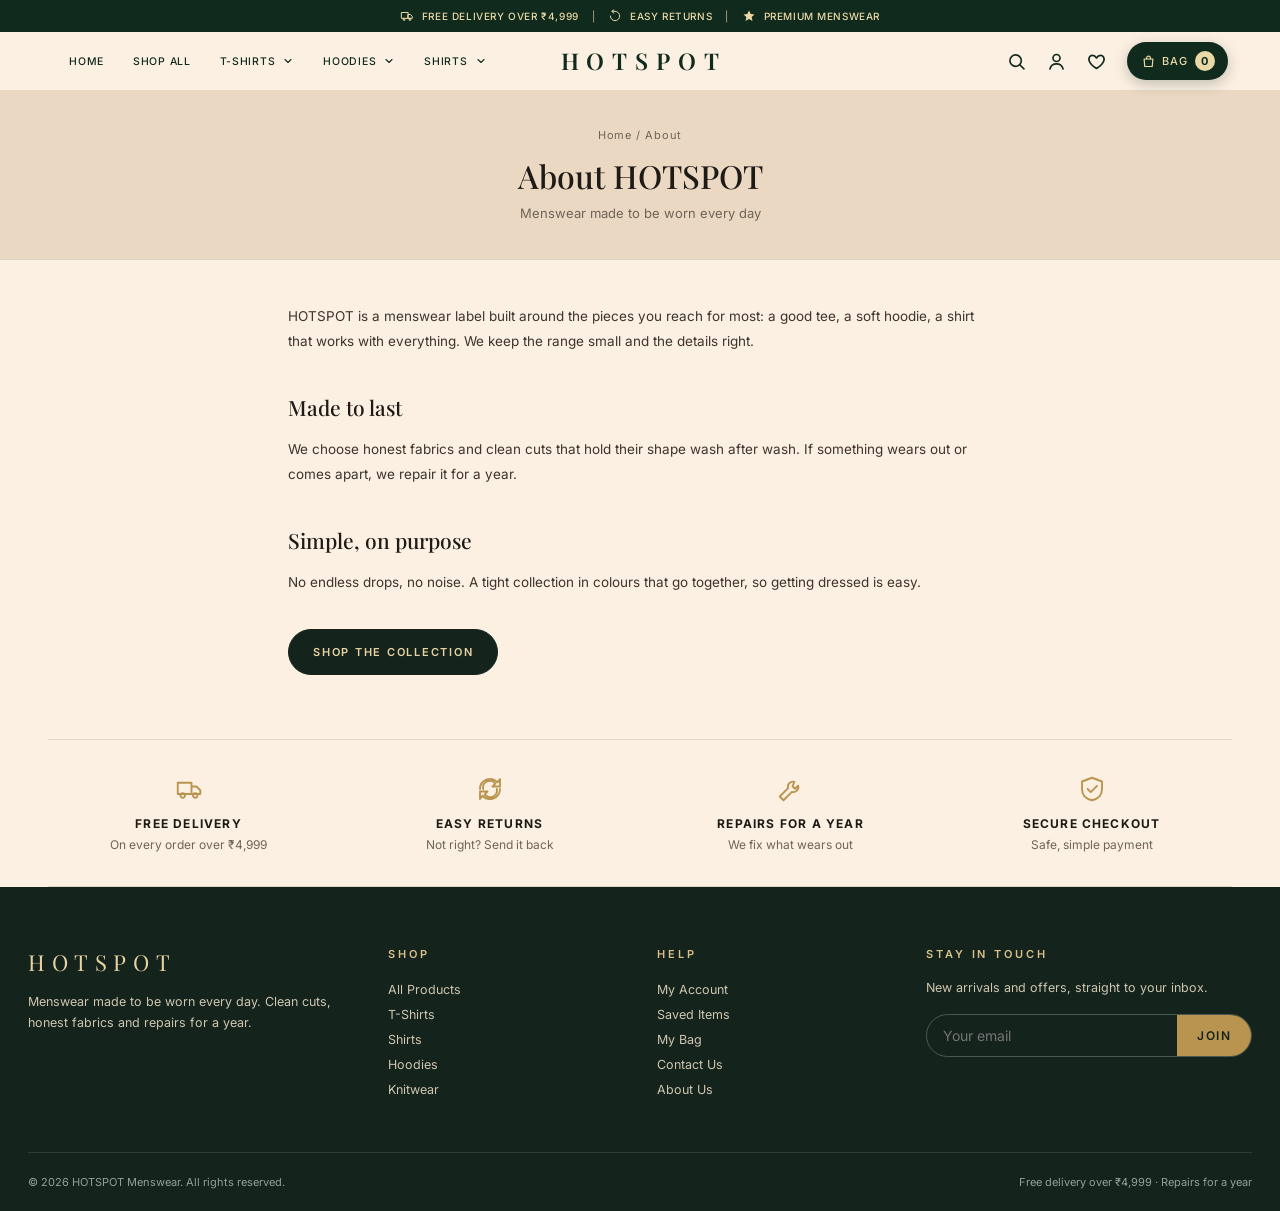
<file: about.html>
<!doctype html>
<html lang="en">
<head>
<meta charset="utf-8">
<meta name="viewport" content="width=device-width, initial-scale=1">
<title>About us — HOTSPOT</title>
<link rel="preconnect" href="https://fonts.googleapis.com">
<link href="https://fonts.googleapis.com/css2?family=Playfair+Display:wght@500;700&family=Inter:wght@400;500;600&display=swap" rel="stylesheet">
<link rel="stylesheet" href="style.css">
<link rel="stylesheet" href="pages.css">
</head>
<body>
<div id="site-header"></div>
<main>
<div class="page-head"><div class="crumbs"><a href="index.html">Home</a> / About</div><h1>About HOTSPOT</h1><p>Menswear made to be worn every day</p></div>
<div class="prose">
<p>HOTSPOT is a menswear label built around the pieces you reach for most: a good tee, a soft hoodie, a shirt that works with everything. We keep the range small and the details right.</p>
<h2 class="serif">Made to last</h2>
<p>We choose honest fabrics and clean cuts that hold their shape wash after wash. If something wears out or comes apart, we repair it for a year.</p>
<h2 class="serif">Simple, on purpose</h2>
<p>No endless drops, no noise. A tight collection in colours that go together, so getting dressed is easy.</p>
<p style="margin-top:34px"><a class="btn" href="shop.html">Shop the collection</a></p>
</div>
<section class="sec wrap"><div class="perks">
<div><svg viewBox="0 0 24 24"><path d="M3 7h11v9H3zM14 10h4l3 3v3h-7zM7 19a1.8 1.8 0 100-3.6A1.8 1.8 0 007 19zm10 0a1.8 1.8 0 100-3.6 1.8 1.8 0 000 3.6z"/></svg><b>Free delivery</b><span>On every order over ₹4,999</span></div>
<div><svg viewBox="0 0 24 24"><path d="M4 12a8 8 0 0114-5.3L20 4v6h-6l2.3-2.3A5.5 5.5 0 006.5 12M20 12a8 8 0 01-14 5.3L4 20v-6h6l-2.3 2.3A5.5 5.5 0 0017.5 12"/></svg><b>Easy returns</b><span>Not right? Send it back</span></div>
<div><svg viewBox="0 0 24 24"><path d="M14.7 6.3a4 4 0 00-5 5L3 18l3 3 6.7-6.7a4 4 0 005-5l-2.5 2.5-2-2z"/></svg><b>Repairs for a year</b><span>We fix what wears out</span></div>
<div><svg viewBox="0 0 24 24"><path d="M12 3l8 3v6c0 5-3.5 8-8 9-4.5-1-8-4-8-9V6z"/><path d="M8.5 12l2.5 2.5L16 9.5"/></svg><b>Secure checkout</b><span>Safe, simple payment</span></div>
</div></section>
</main>
<div id="site-footer"></div>
<script src="shared.js"></script>
<script>

</script>
</body>
</html>
</file>
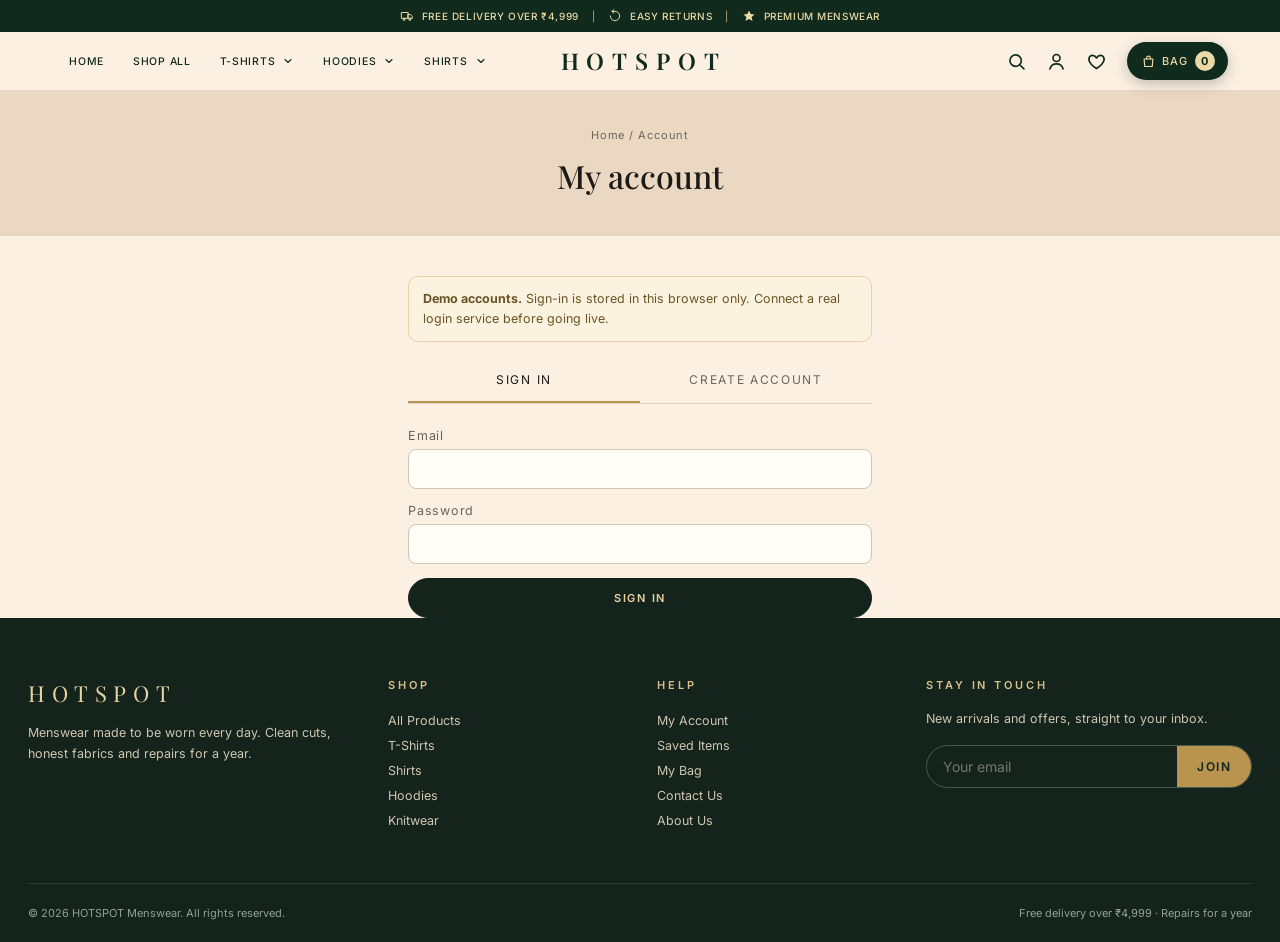
<file: account.html>
<!doctype html>
<html lang="en">
<head>
<meta charset="utf-8">
<meta name="viewport" content="width=device-width, initial-scale=1">
<title>My account — HOTSPOT</title>
<link rel="preconnect" href="https://fonts.googleapis.com">
<link href="https://fonts.googleapis.com/css2?family=Playfair+Display:wght@500;700&family=Inter:wght@400;500;600&display=swap" rel="stylesheet">
<link rel="stylesheet" href="style.css">
<link rel="stylesheet" href="pages.css">
</head>
<body>
<div id="site-header"></div>
<main>
<div class="page-head"><div class="crumbs"><a href="index.html">Home</a> / Account</div><h1>My account</h1></div>
<div id="accRoot"></div>
</main>
<div id="site-footer"></div>
<script src="shared.js"></script>
<script>

function draw(){
  const u=store.get('hs_user',null);
  if(!u){
    $('#accRoot').innerHTML=`<div class="narrow"><div class="demo"><b>Demo accounts.</b> Sign-in is stored in this browser only. Connect a real login service before going live.</div>
    <div class="tabs"><button class="on" data-t="in">Sign in</button><button data-t="up">Create account</button></div>
    <form class="stack" id="fIn"><label class="field">Email<input name="email" type="email" required autocomplete="email"></label><label class="field">Password<input name="pw" type="password" required autocomplete="current-password"></label><button class="btn block">Sign in</button></form>
    <form class="stack" id="fUp" style="display:none"><label class="field">Full name<input name="name" required autocomplete="name"></label><label class="field">Email<input name="email" type="email" required autocomplete="email"></label><label class="field">Password<input name="pw" type="password" required minlength="6" autocomplete="new-password"></label><button class="btn block">Create account</button></form></div>`;
    $$('.tabs button').forEach(b=>b.onclick=()=>{$$('.tabs button').forEach(x=>x.classList.toggle('on',x===b));$('#fIn').style.display=b.dataset.t==='in'?'':'none';$('#fUp').style.display=b.dataset.t==='up'?'':'none'});
    const ok=(email,name)=>{store.set('hs_user',{email,name:name||email.split('@')[0]});toast('Welcome!');draw()};
    $('#fIn').onsubmit=e=>{e.preventDefault();const f=e.target;if(!f.email.value.trim()||!f.pw.value){return}const old=store.get('hs_known',{})[f.email.value.trim().toLowerCase()];ok(f.email.value.trim(),old)};
    $('#fUp').onsubmit=e=>{e.preventDefault();const f=e.target;if(f.pw.value.length<6){toast('Password needs 6+ characters');return}const k=store.get('hs_known',{});k[f.email.value.trim().toLowerCase()]=f.name.value.trim();store.set('hs_known',k);ok(f.email.value.trim(),f.name.value.trim())};
    return;
  }
  const orders=store.get('hs_orders',[]);
  $('#accRoot').innerHTML=`<div class="narrow" style="max-width:760px"><div class="form-box" style="display:flex;justify-content:space-between;align-items:center;gap:14px;flex-wrap:wrap"><div><span class="eyebrow">Signed in</span><h3 style="margin:0">${esc(u.name)}</h3><small style="color:var(--muted)">${esc(u.email)}</small></div><button class="btn ghost" id="out">Sign out</button></div>
  <div class="form-box"><h3>My orders</h3>${orders.length?orders.map(o=>`<div class="order-line"><span><b>${o.id}</b><small>${new Date(o.date).toLocaleDateString()} · ${o.items.reduce((s,i)=>s+i.q,0)} item(s)</small></span><span class="pill">${o.status}</span><b>${money(o.totals.total)}</b></div>`).join(''):'<p class="note">You have not placed any orders yet.</p><p style="margin-top:14px"><a class="btn" href="shop.html">Start shopping</a></p>'}</div></div>`;
  $('#out').onclick=()=>{store.set('hs_user',null);draw()};
}
draw();
</script>
</body>
</html>
</file>
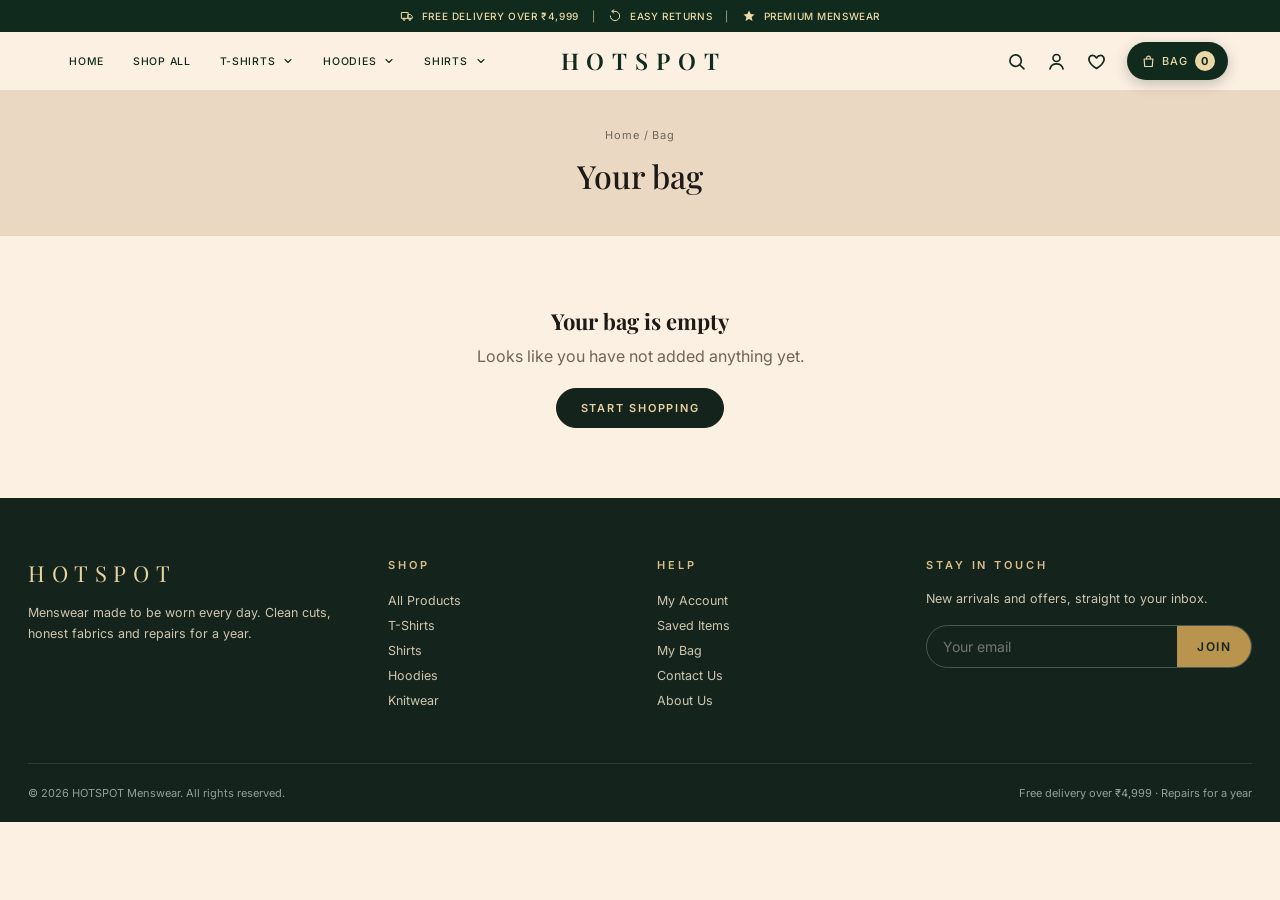
<file: cart.html>
<!doctype html>
<html lang="en">
<head>
<meta charset="utf-8">
<meta name="viewport" content="width=device-width, initial-scale=1">
<title>Your Bag — HOTSPOT</title>
<link rel="preconnect" href="https://fonts.googleapis.com">
<link href="https://fonts.googleapis.com/css2?family=Playfair+Display:wght@500;700&family=Inter:wght@400;500;600&display=swap" rel="stylesheet">
<link rel="stylesheet" href="style.css">
<link rel="stylesheet" href="pages.css">
</head>
<body>
<div id="site-header"></div>
<main>
<div class="page-head"><div class="crumbs"><a href="index.html">Home</a> / Bag</div><h1>Your bag</h1></div>
<div id="cartRoot"></div>
</main>
<div id="site-footer"></div>
<script src="shared.js"></script>
<script>

function draw(){
  const items=Cart.items();
  if(!items.length){$('#cartRoot').innerHTML='<div class="empty-cart"><h3>Your bag is empty</h3><p>Looks like you have not added anything yet.</p><a class="btn" href="shop.html">Start shopping</a></div>';return}
  const t=Cart.totals(),left=Math.max(0,FREE_SHIP-(t.sub-t.disc));
  $('#cartRoot').innerHTML=`<div class="cart-layout wrap">
  <div>
    <div class="shipbar"><b>${left?money(left):'You qualify'}</b> ${left?'away from free delivery':'for free delivery'}<div class="bar"><i style="width:${Math.min(100,(t.sub-t.disc)/FREE_SHIP*100)}%"></i></div></div>
    <div class="cart-head"><span>PRODUCT</span><span>TOTAL</span></div>
    ${items.map((c,i)=>{const p=getP(c.id);return `<div class="cart-row"><a class="im" href="product.html?id=${p.id}"><img src="images/products/${p.id}.png" alt=""></a>
      <div><h3><a href="product.html?id=${p.id}" style="text-decoration:none">${esc(p.name)}</a></h3><small>${money(p.price)} · Size ${c.size}</small><small>${esc(p.color)}</small>
      <div class="acts"><span class="qty"><button data-d="-1" data-i="${i}" aria-label="Decrease">−</button>${c.q}<button data-d="1" data-i="${i}" aria-label="Increase">+</button></span><button class="rm" data-rm="${i}">Remove</button></div></div>
      <div class="tot">${money(p.price*c.q)}</div></div>`}).join('')}
    <p style="margin-top:20px"><a href="shop.html" class="more">← Continue shopping</a></p>
  </div>
  <aside class="summary"><h3>Order summary</h3>
    <div class="sum-row"><span>Subtotal</span><span>${money(t.sub)}</span></div>
    ${t.disc?`<div class="sum-row"><span>Discount (${t.promo})</span><span class="green">−${money(t.disc)}</span></div>`:''}
    <div class="sum-row"><span>Shipping</span><span>${t.shipping?money(t.shipping):'Free'}</span></div>
    <div class="sum-row"><span>Tax (5%)</span><span>${money(t.tax)}</span></div>
    <div class="sum-row total"><span>Total</span><span>${money(t.total)}</span></div>
    <form class="promo-form" id="promoForm"><input id="promoIn" placeholder="Promo code" value="${t.promo}" aria-label="Promo code"><button>${t.promo?'Remove':'Apply'}</button></form>
    <div class="note" id="promoNote">Try <b>HOTSPOT10</b> for 10% off.</div>
    <a class="btn block" href="checkout.html" style="margin-top:18px">Check out</a>
  </aside></div>`;
  $$('[data-d]').forEach(b=>b.onclick=()=>{const i=+b.dataset.i;Cart.setQty(i,Cart.items()[i].q+ +b.dataset.d)});
  $$('[data-rm]').forEach(b=>b.onclick=()=>Cart.remove(+b.dataset.rm));
  $('#promoForm').onsubmit=e=>{e.preventDefault();
    if(Cart.promo()){Cart.setPromo('');return}
    const c=$('#promoIn').value.trim().toUpperCase();
    if(PROMOS[c]){Cart.setPromo(c);toast('Promo applied')}else{$('#promoNote').textContent='That code is not valid.';$('#promoNote').style.color='#b3402c'}};
}
document.addEventListener('cart:change',draw);draw();
</script>
</body>
</html>
</file>
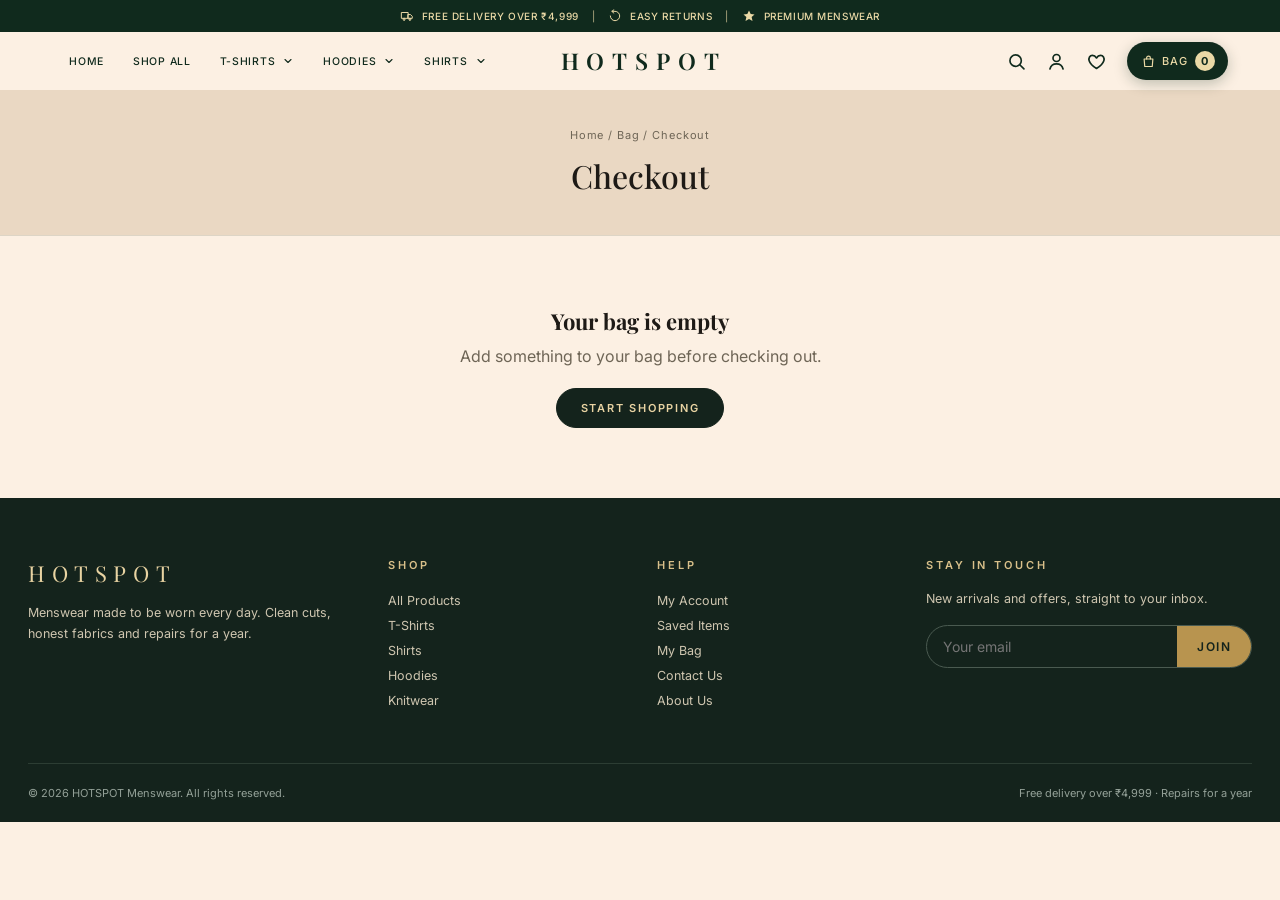
<file: checkout.html>
<!doctype html>
<html lang="en">
<head>
<meta charset="utf-8">
<meta name="viewport" content="width=device-width, initial-scale=1">
<title>Checkout — HOTSPOT</title>
<link rel="preconnect" href="https://fonts.googleapis.com">
<link href="https://fonts.googleapis.com/css2?family=Playfair+Display:wght@500;700&family=Inter:wght@400;500;600&display=swap" rel="stylesheet">
<link rel="stylesheet" href="style.css">
<link rel="stylesheet" href="pages.css">
</head>
<body>
<div id="site-header"></div>
<main>
<div class="page-head"><div class="crumbs"><a href="index.html">Home</a> / <a href="cart.html">Bag</a> / Checkout</div><h1>Checkout</h1></div>
<div id="coRoot"></div>
</main>
<div id="site-footer"></div>
<script src="shared.js"></script>
<script>

const root=$('#coRoot');
function render(){
  const items=Cart.items();
  if(!items.length){root.innerHTML='<div class="empty-cart"><h3>Your bag is empty</h3><p>Add something to your bag before checking out.</p><a class="btn" href="shop.html">Start shopping</a></div>';return}
  const u=store.get('hs_user',{}),[fn,...ln]=(u.name||'').split(' ');
  root.innerHTML=`<form class="cart-layout wrap" id="coForm" novalidate>
  <div>
    <div class="demo"><b>Demo checkout.</b> This store front-end does not charge cards or send orders anywhere yet. Orders are saved in this browser only.</div>
    <div class="form-box"><h3>Contact</h3><div class="grid2">
      <label class="field full">Email<input name="email" type="email" required autocomplete="email" value="${esc(u.email||'')}"></label>
      <label class="field full">Phone<input name="phone" type="tel" required autocomplete="tel"></label></div></div>
    <div class="form-box"><h3>Delivery address</h3><div class="grid2">
      <label class="field">First name<input name="fn" required autocomplete="given-name" value="${esc(fn||'')}"></label>
      <label class="field">Last name<input name="ln" required autocomplete="family-name" value="${esc(ln.join(' '))}"></label>
      <label class="field full">Address<input name="addr" required autocomplete="street-address"></label>
      <label class="field">City<input name="city" required autocomplete="address-level2"></label>
      <label class="field">State / Province<input name="state" required autocomplete="address-level1"></label>
      <label class="field">Postal code<input name="zip" required autocomplete="postal-code"></label>
      <label class="field">Country<select name="country"><option>India</option><option>Canada</option><option>United States</option><option>United Kingdom</option><option>Other</option></select></label></div></div>
    <div class="form-box"><h3>Delivery method</h3><div class="opts" id="shipOpts">
      <label class="opt-row"><input type="radio" name="ship" value="std" checked><span>Standard<small>3–5 business days</small></span><b id="stdP"></b></label>
      <label class="opt-row"><input type="radio" name="ship" value="exp"><span>Express<small>1–2 business days</small></span><b>${money(EXPRESS_FEE)}</b></label></div></div>
    <div class="form-box"><h3>Payment</h3><div class="opts">
      <label class="opt-row"><input type="radio" name="pay" value="card" checked><span>Credit / debit card</span></label>
      <label class="opt-row"><input type="radio" name="pay" value="cod"><span>Cash on delivery</span></label></div>
      <div class="grid2" id="cardBox" style="margin-top:14px">
        <label class="field full">Card number<input name="cc" inputmode="numeric" autocomplete="off" placeholder="0000 0000 0000 0000"></label>
        <label class="field">Expiry<input name="exp" placeholder="MM / YY" autocomplete="off"></label>
        <label class="field">CVV<input name="cvv" inputmode="numeric" autocomplete="off" placeholder="123"></label></div></div>
    <button class="btn block" style="padding:17px">Place order</button>
  </div>
  <aside class="summary"><h3>Order summary</h3><div id="miniItems"></div><div id="sumRows"></div>
    <div class="promo-form" id="promoForm"><input id="promoIn" placeholder="Promo code" aria-label="Promo code"><button type="button" id="promoBtn">Apply</button></div><div class="note" id="promoNote"></div></aside></form>`;
  const form=$('#coForm');
  const shipVal=()=>form.ship.value==='exp'?EXPRESS_FEE:undefined;
  function sums(){
    const t=Cart.totals(shipVal());
    $('#miniItems').innerHTML=Cart.items().map(c=>{const p=getP(c.id);return `<div class="miniitem"><div class="im"><img src="images/products/${p.id}.png" alt=""><em>${c.q}</em></div><div>${esc(p.name)}<small>Size ${c.size} · ${esc(p.color)}</small></div><span>${money(p.price*c.q)}</span></div>`}).join('');
    $('#sumRows').innerHTML=`<div class="sum-row"><span>Subtotal</span><span>${money(t.sub)}</span></div>${t.disc?`<div class="sum-row"><span>Discount (${t.promo})</span><span class="green">−${money(t.disc)}</span></div>`:''}<div class="sum-row"><span>Shipping</span><span>${t.shipping?money(t.shipping):'Free'}</span></div><div class="sum-row"><span>Tax (5%)</span><span>${money(t.tax)}</span></div><div class="sum-row total"><span>Total</span><span>${money(t.total)}</span></div>`;
    $('#stdP').textContent=Cart.totals().shipping?money(SHIP_FEE):'Free';
    $('#promoIn').value=t.promo;$('#promoForm button').textContent=t.promo?'Remove':'Apply';
  }
  sums();
  $$('input[name=ship]',form).forEach(r=>r.onchange=sums);
  $$('input[name=pay]',form).forEach(r=>r.onchange=()=>{$('#cardBox').style.display=form.pay.value==='card'?'':'none'});
  const applyPromo=()=>{
    if(Cart.promo()){Cart.setPromo('');sums();return}
    const c=$('#promoIn').value.trim().toUpperCase();
    if(PROMOS[c]){Cart.setPromo(c);sums();toast('Promo applied')}else{$('#promoNote').textContent='That code is not valid.';$('#promoNote').style.color='#b3402c'}};
  $('#promoBtn').onclick=applyPromo;
  $('#promoIn').onkeydown=e=>{if(e.key==='Enter'){e.preventDefault();applyPromo()}};
  form.onsubmit=e=>{
    e.preventDefault();
    const need=['email','phone','fn','ln','addr','city','state','zip'];if(form.pay.value==='card')need.push('cc','exp','cvv');
    let bad=null;
    need.forEach(n=>{const el=form[n],v=el.value.trim();let ok=!!v;if(n==='email')ok=/^\S+@\S+\.\S+$/.test(v);if(n==='cc')ok=v.replace(/\s/g,'').length>=12;el.classList.toggle('err',!ok);if(!ok&&!bad)bad=el});
    if(bad){bad.focus();toast('Please complete the highlighted fields');return}
    const t=Cart.totals(shipVal()),id='HS'+Date.now().toString().slice(-8);
    const order={id,date:new Date().toISOString(),email:form.email.value.trim(),
      name:form.fn.value.trim()+' '+form.ln.value.trim(),phone:form.phone.value.trim(),
      address:[form.addr.value,form.city.value,form.state.value,form.zip.value,form.country.value].map(s=>s.trim()).join(', '),
      ship:form.ship.value==='exp'?'Express':'Standard',pay:form.pay.value==='card'?'Card':'Cash on delivery',
      items:Cart.items().map(c=>{const p=getP(c.id);return{id:c.id,name:p.name,price:p.price,size:c.size,q:c.q}}),totals:t,status:'Processing'};
    const all=store.get('hs_orders',[]);all.unshift(order);store.set('hs_orders',all);
    Cart.setPromo('');Cart.clear();
    location.href='order-success.html?o='+id;
  };
}
render();
</script>
</body>
</html>
</file>
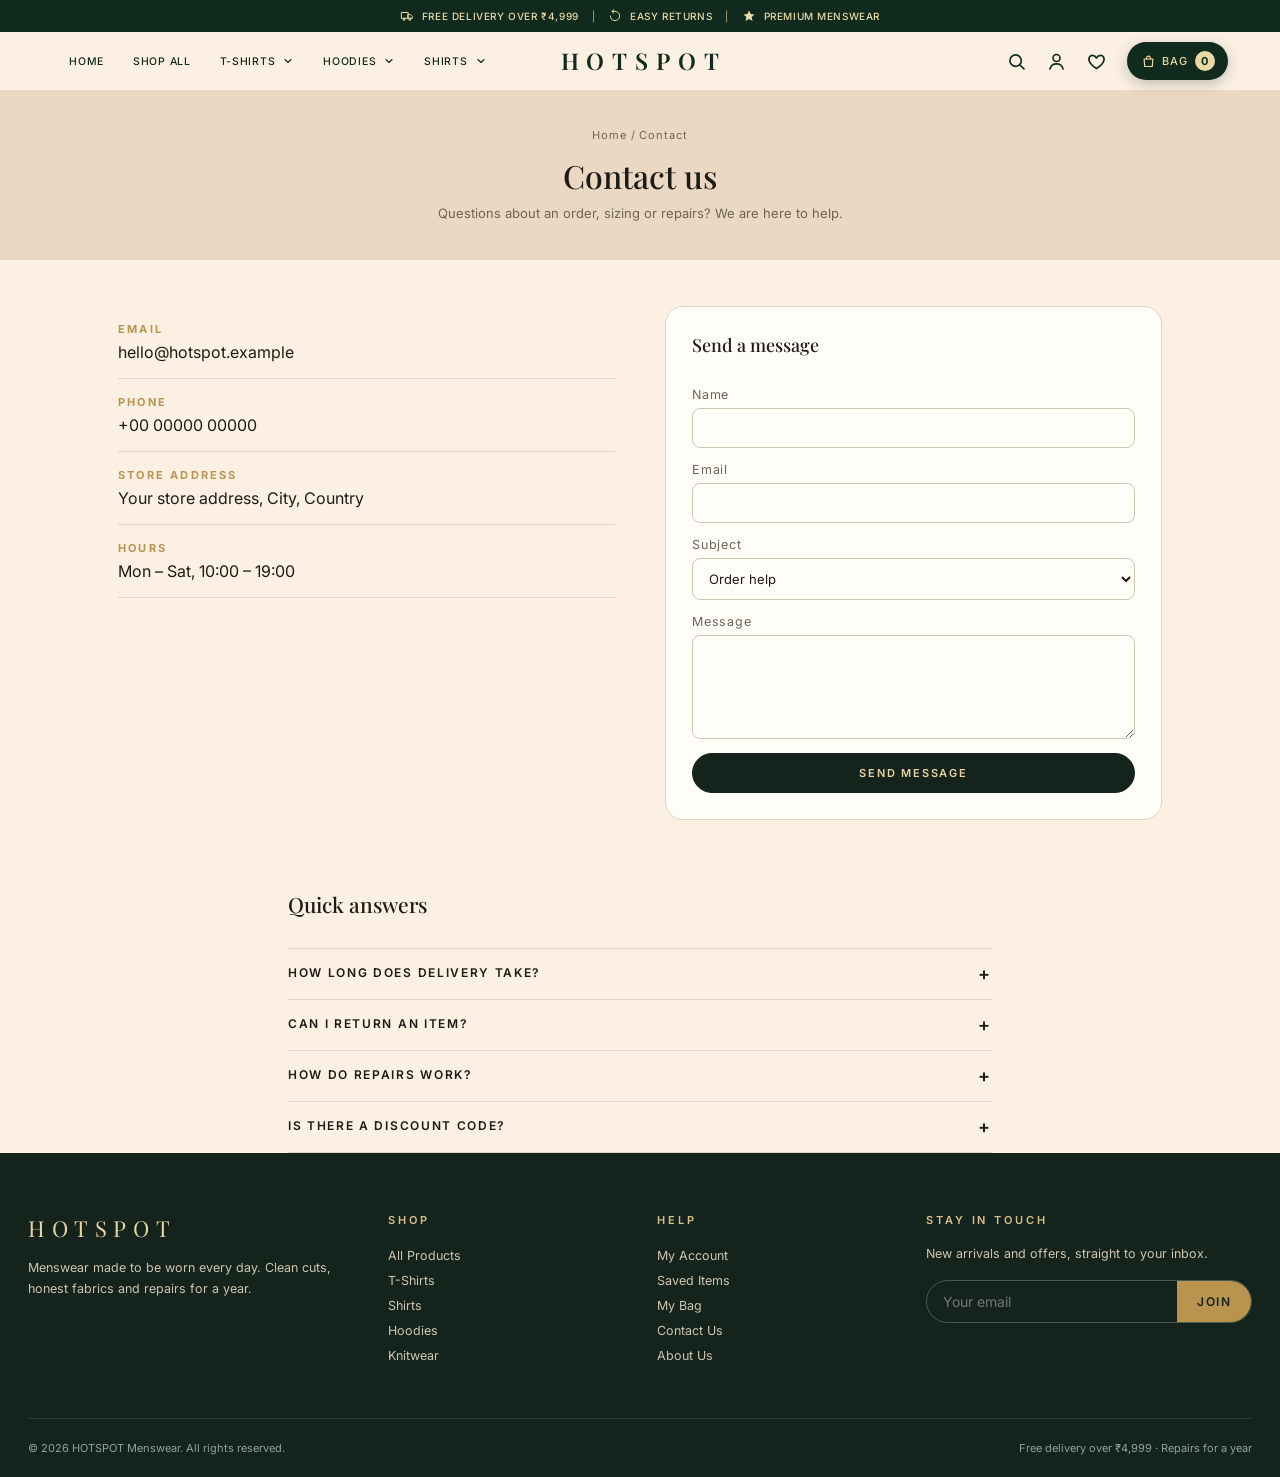
<file: contact.html>
<!doctype html>
<html lang="en">
<head>
<meta charset="utf-8">
<meta name="viewport" content="width=device-width, initial-scale=1">
<title>Contact us — HOTSPOT</title>
<link rel="preconnect" href="https://fonts.googleapis.com">
<link href="https://fonts.googleapis.com/css2?family=Playfair+Display:wght@500;700&family=Inter:wght@400;500;600&display=swap" rel="stylesheet">
<link rel="stylesheet" href="style.css">
<link rel="stylesheet" href="pages.css">
</head>
<body>
<div id="site-header"></div>
<main>
<div class="page-head"><div class="crumbs"><a href="index.html">Home</a> / Contact</div><h1>Contact us</h1><p>Questions about an order, sizing or repairs? We are here to help.</p></div>
<div class="split">
  <div class="contact-info">
    <div><b>Email</b>hello@hotspot.example</div>
    <div><b>Phone</b>+00 00000 00000</div>
    <div><b>Store address</b>Your store address, City, Country</div>
    <div><b>Hours</b>Mon – Sat, 10:00 – 19:00</div>
  </div>
  <form class="form-box stack" id="cForm" novalidate><h3>Send a message</h3>
    <label class="field">Name<input name="name" required autocomplete="name"></label>
    <label class="field">Email<input name="email" type="email" required autocomplete="email"></label>
    <label class="field">Subject<select name="subject"><option>Order help</option><option>Sizing</option><option>Repairs</option><option>Other</option></select></label>
    <label class="field">Message<textarea name="msg" rows="5" required></textarea></label>
    <button class="btn block">Send message</button></form>
</div>
<div class="faq"><h2 class="serif">Quick answers</h2><div class="acc">
<details><summary>How long does delivery take?</summary><p>Standard delivery takes 3–5 business days and express takes 1–2. Orders over ₹4,999 ship free.</p></details>
<details><summary>Can I return an item?</summary><p>Yes. If it is not right, send it back for an exchange or refund.</p></details>
<details><summary>How do repairs work?</summary><p>If a piece wears out or comes apart within a year, contact us and we will repair it.</p></details>
<details><summary>Is there a discount code?</summary><p>Use HOTSPOT10 at checkout for 10% off.</p></details></div></div>
</main>
<div id="site-footer"></div>
<script src="shared.js"></script>
<script>

const f=$('#cForm');
f.onsubmit=e=>{e.preventDefault();let bad=null;
  ['name','email','msg'].forEach(n=>{const el=f[n],v=el.value.trim(),ok=n==='email'?/^\S+@\S+\.\S+$/.test(v):!!v;el.classList.toggle('err',!ok);if(!ok&&!bad)bad=el});
  if(bad){bad.focus();return}
  f.reset();toast('Thanks! Your message has been noted.')};
</script>
</body>
</html>
</file>
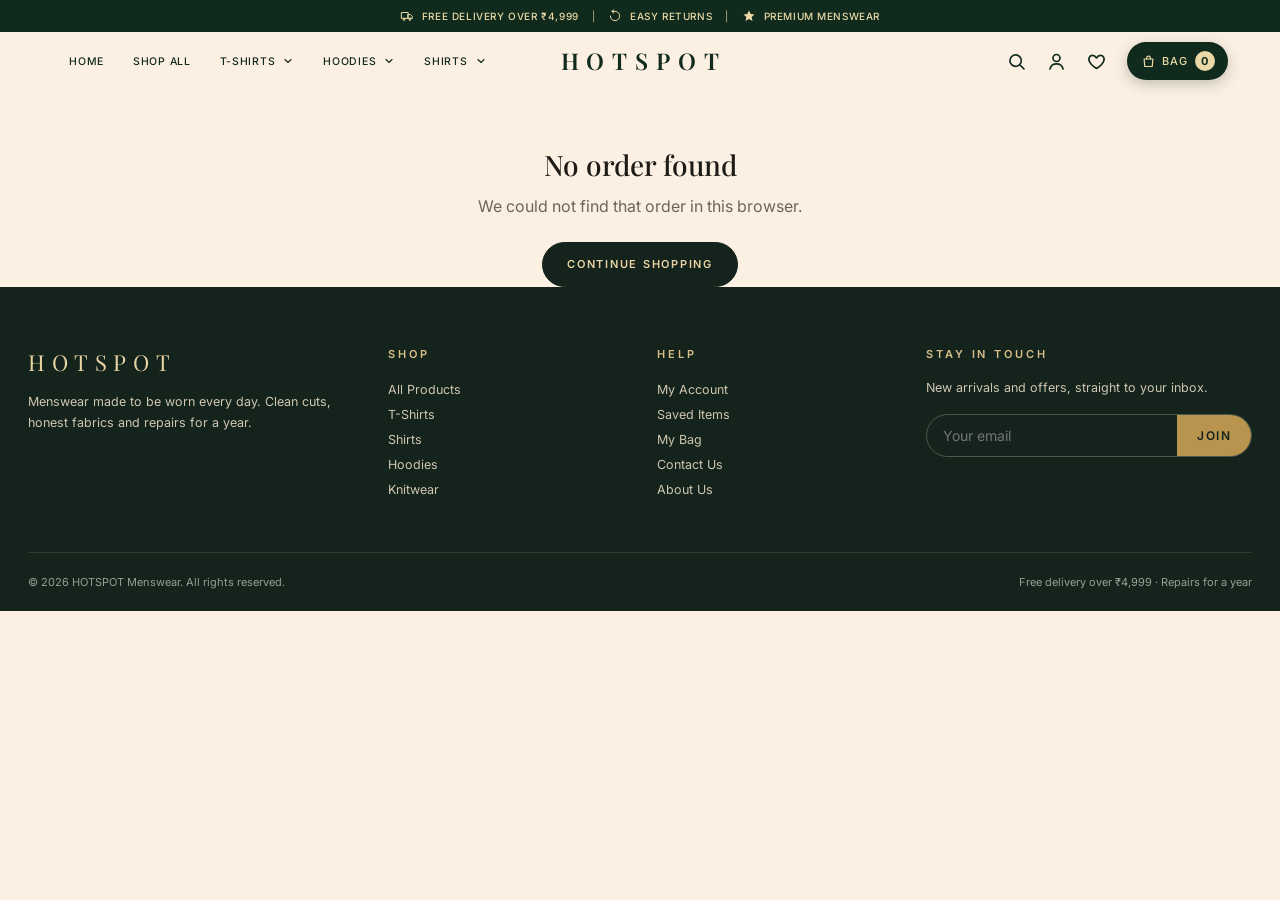
<file: order-success.html>
<!doctype html>
<html lang="en">
<head>
<meta charset="utf-8">
<meta name="viewport" content="width=device-width, initial-scale=1">
<title>Order placed — HOTSPOT</title>
<link rel="preconnect" href="https://fonts.googleapis.com">
<link href="https://fonts.googleapis.com/css2?family=Playfair+Display:wght@500;700&family=Inter:wght@400;500;600&display=swap" rel="stylesheet">
<link rel="stylesheet" href="style.css">
<link rel="stylesheet" href="pages.css">
</head>
<body>
<div id="site-header"></div>
<main>
<div id="okRoot"></div>
</main>
<div id="site-footer"></div>
<script src="shared.js"></script>
<script>

const o=store.get('hs_orders',[]).find(x=>x.id===new URLSearchParams(location.search).get('o'));
if(!o){$('#okRoot').innerHTML='<div class="center-box"><h1>No order found</h1><p>We could not find that order in this browser.</p><p style="margin-top:22px"><a class="btn" href="shop.html">Continue shopping</a></p></div>'}
else $('#okRoot').innerHTML=`<div class="center-box"><div class="tick">✓</div><span class="eyebrow">Thank you</span><h1>Your order is placed</h1><p>Order <b>${o.id}</b> · A confirmation will be sent to ${esc(o.email)}.</p></div>
<div class="narrow" style="max-width:640px"><div class="form-box order-card">
  <h3>Order summary</h3>
  ${o.items.map(i=>`<div class="order-line"><span>${esc(i.name)} × ${i.q}<small>Size ${i.size}</small></span><b>${money(i.price*i.q)}</b></div>`).join('')}
  <div class="sum-row" style="margin-top:10px"><span>Subtotal</span><span>${money(o.totals.sub)}</span></div>
  ${o.totals.disc?`<div class="sum-row"><span>Discount</span><span class="green">−${money(o.totals.disc)}</span></div>`:''}
  <div class="sum-row"><span>Shipping (${o.ship})</span><span>${o.totals.shipping?money(o.totals.shipping):'Free'}</span></div>
  <div class="sum-row"><span>Tax</span><span>${money(o.totals.tax)}</span></div>
  <div class="sum-row total"><span>Total</span><span>${money(o.totals.total)}</span></div>
  <p class="note" style="margin-top:16px"><b>Delivering to:</b> ${esc(o.name)}, ${esc(o.address)}<br><b>Payment:</b> ${o.pay}</p></div>
  <p style="text-align:center;display:flex;gap:12px;justify-content:center;flex-wrap:wrap"><a class="btn" href="shop.html">Continue shopping</a><a class="btn ghost" href="account.html">View my orders</a></p></div>`;
</script>
</body>
</html>
</file>
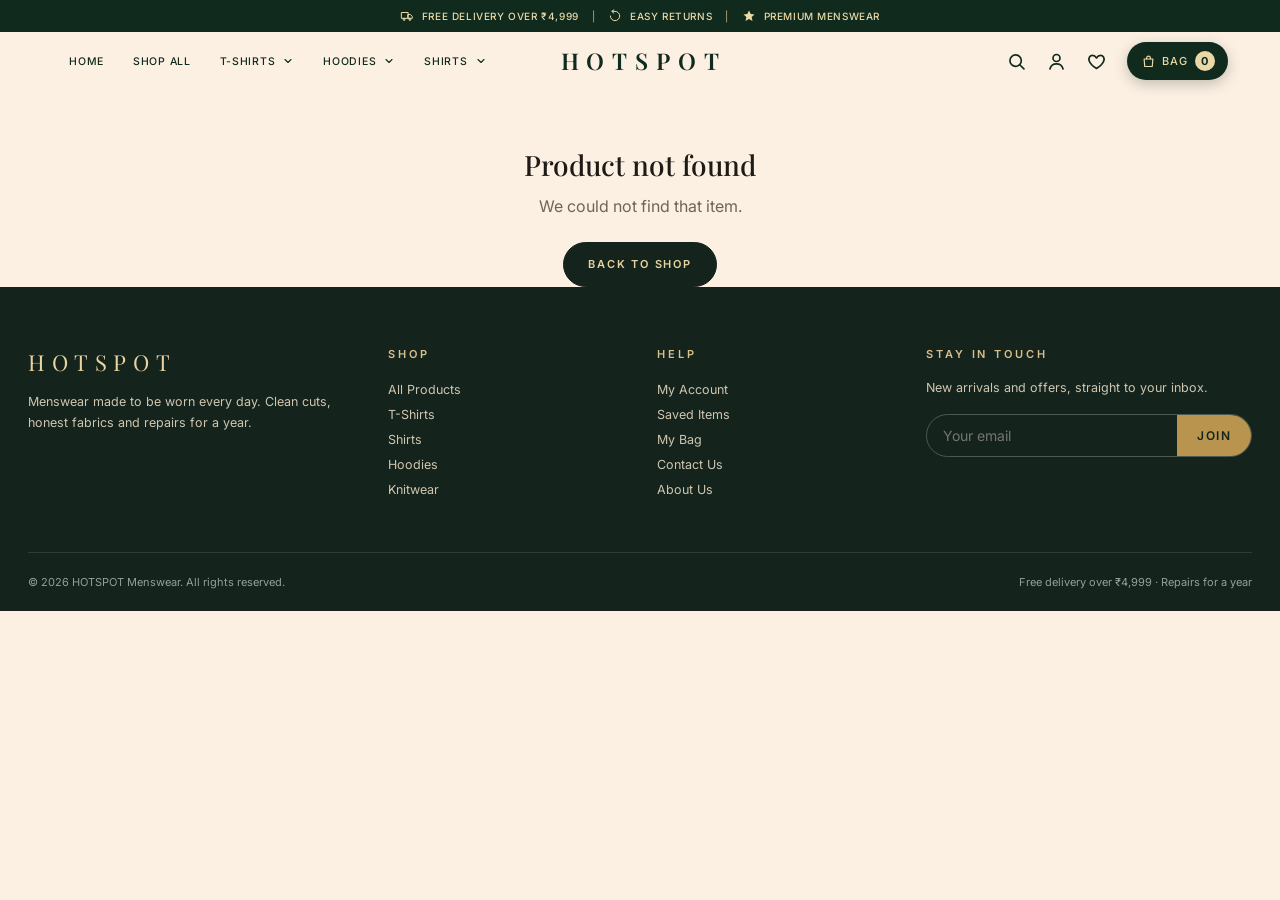
<file: product.html>
<!doctype html>
<html lang="en">
<head>
<meta charset="utf-8">
<meta name="viewport" content="width=device-width, initial-scale=1">
<title>Product — HOTSPOT</title>
<link rel="preconnect" href="https://fonts.googleapis.com">
<link href="https://fonts.googleapis.com/css2?family=Playfair+Display:wght@500;700&family=Inter:wght@400;500;600&display=swap" rel="stylesheet">
<link rel="stylesheet" href="style.css">
<link rel="stylesheet" href="pages.css">
</head>
<body>
<div id="site-header"></div>
<main>
<div id="pdpRoot"></div>
<section class="sec wrap" id="relatedSec"><div class="sec-head"><span class="eyebrow">You may also like</span><h2>Complete the look</h2></div><div class="pgrid" id="related"></div></section>
</main>
<div id="site-footer"></div>
<script src="shared.js"></script>
<script>

const p=getP(new URLSearchParams(location.search).get('id'));
if(!p){
  $('#pdpRoot').innerHTML='<div class="center-box"><h1>Product not found</h1><p>We could not find that item.</p><p style="margin-top:22px"><a class="btn" href="shop.html">Back to shop</a></p></div>';
  $('#relatedSec').style.display='none';
}else{
  document.title=p.name+' — HOTSPOT';
  let size='M',qty=1;
  const imgs=[{src:`images/products/${p.id}.png`,cls:''},{src:`images/models/${p.id}.png`,cls:'model'}];
  const ids=PRODUCTS.map(x=>x.id),base=ids.filter(i=>p.id===i||p.id.startsWith(i+'-')).sort((x,y)=>x.length-y.length)[0]||p.id;
  const group=PRODUCTS.filter(x=>x.id===base||x.id.startsWith(base+'-'));
  const off=p.mrp&&p.mrp>p.price?Math.round((1-p.price/p.mrp)*100):0;
  const ic=d=>`<svg viewBox="0 0 24 24" width="22" height="22" fill="none" stroke="currentColor" stroke-width="1.6" stroke-linecap="round" stroke-linejoin="round" aria-hidden="true">${d}</svg>`;
  const leaf='<g fill="#8a9a6a" opacity=".75"><path d="M0 220C20 140 80 90 150 80c-20 50-60 100-150 140z"/><path d="M0 220C40 170 60 120 40 60c40 30 60 90 30 160z" opacity=".7"/></g>';
  const wOn=Wish.has(p.id);
  $('#pdpRoot').innerHTML=`<div class="pdp-bg">
  <svg class="sbc-leaf pl-tl" viewBox="0 0 220 220" aria-hidden="true">${leaf}</svg>
  <svg class="sbc-leaf pl-br" viewBox="0 0 220 220" aria-hidden="true">${leaf}</svg>
  <div class="sbc-curve" aria-hidden="true"></div><div class="pdp-curve2" aria-hidden="true"></div>
  <div class="pdp-ghost" aria-hidden="true">Premium<span>Style</span></div>
  <div class="wrap"><div class="crumbs"><a href="index.html" class="hm">${ic('<path d="M3 11l9-8 9 8M5 10v10h14V10"/>')}Home</a> / <a href="shop.html">Shop</a> / <a href="shop.html?c=${p.cat}">${catName(p.cat)}</a> / ${esc(p.name)}</div></div>
  <div class="pdp2 wrap">
    <div class="pleft">
      <div class="gallery"><div class="thumbs" id="thumbs">${imgs.map((m,i)=>`<button data-v="${i}" aria-label="View ${i+1}"><img src="${m.src}" alt=""></button>`).join('')}</div>
        <div class="mainimg" id="mainimg"><img id="mainI" src="" alt="${esc(p.name)}">
          <button class="mi-heart wh ${wOn?'on':''}" id="wishTop" aria-label="Save to wishlist">${heartSVG}</button>
          <button class="mi-full" id="fullBtn" aria-label="View full screen">${ic('<path d="M4 9V4h5M15 4h5v5M20 15v5h-5M9 20H4v-5"/>')}</button></div></div>
      <div class="ptabs"><div class="tabbar" id="tabbar"><button class="on" data-t="d">Details</button><button data-t="s">Size guide</button><button data-t="r">Shipping &amp; returns</button></div>
        <div class="tabbody" id="tabbody"></div></div>
    </div>
    <div class="info">
      ${p.badge?`<span class="pbadge">${esc(p.badge)}</span>`:''}<h1>${esc(p.name)}</h1>
      <div class="rating"><span class="st">${stars(p.rating)}</span><span>${p.rating} • ${p.reviews} reviews</span></div>
      <div class="price"><span>${money(p.price)}</span>${off?`<s>${money(p.mrp)}</s><em>${off}% OFF</em>`:''}</div>
      <p class="desc">${esc(p.desc)}</p>
      <div class="opt"><h4>Size</h4><div class="sizes" id="sizes">${SIZES.map(s=>`<button data-s="${s}" class="${s===size?'on':''}">${s}</button>`).join('')}</div></div>
      <div class="buyrow"><div class="qtybox"><button id="qm" aria-label="Decrease">−</button><span id="qv">1</span><button id="qp" aria-label="Increase">+</button></div>
        <button class="btn addbag" id="addBtn">${ic('<path d="M5 8h14l-1 12H6zM9 8V6a3 3 0 016 0v2"/>')}Add to bag</button>
        <button class="heartbtn wh ${wOn?'on':''}" id="wishBtn" aria-label="Save to wishlist">${heartSVG}</button></div>
      <button class="btn ghost block buynow" id="buyNow">${ic('<path d="M13 2L4 14h7l-1 8 9-12h-7z"/>')}Buy it now</button>
      <div class="ptrust">
        <div>${ic('<path d="M2 6h11v10H2zM13 10h4l3 3v3h-7zM6 19a1.8 1.8 0 100-3.6A1.8 1.8 0 006 19zm10 0a1.8 1.8 0 100-3.6 1.8 1.8 0 000 3.6z"/>')}<span><b>Free Shipping</b>Above ${money(FREE_SHIP)}</span></div>
        <div>${ic('<path d="M12 3l8 3v6c0 5-3.5 8-8 9-4.5-1-8-4-8-9V6z"/><path d="M8.5 12l2.5 2.5L16 9.5"/>')}<span><b>Secure Payment</b>100% Secure</span></div>
        <div>${ic('<path d="M5 14v-2a7 7 0 0114 0v2M4 14h3v5H4zM17 14h3v5h-3zM19 19c0 2-2 3-6 3"/>')}<span><b>24/7 Support</b>We are here to help</span></div>
      </div>
    </div></div></div>`;
  const tabs={d:`<ul>${p.details.map(d=>`<li>${esc(d)}</li>`).join('')}</ul>`,
    s:`<ul><li>Our pieces are cut to a true-to-size fit.</li><li>Between sizes? Size up for a relaxed look.</li><li>Need help choosing? Contact us any time.</li></ul>`,
    r:`<ul><li>Free delivery on orders over ${money(FREE_SHIP)}, otherwise a flat ${money(SHIP_FEE)}.</li><li>Not the right fit? Send it back for an exchange or refund.</li><li>${esc(p.details[p.details.length-1])}. Repairs for a year, on us.</li></ul>`};
  const showTab=t=>{$('#tabbody').innerHTML=tabs[t];$$('#tabbar button').forEach(b=>b.classList.toggle('on',b.dataset.t===t))};
  $$('#tabbar button').forEach(b=>b.onclick=()=>showTab(b.dataset.t));showTab('d');
  $('#fullBtn').onclick=()=>{const e=$('#mainimg');(document.fullscreenElement?document.exitFullscreen():e.requestFullscreen&&e.requestFullscreen())};
  const setView=i=>{$('#mainI').src=imgs[i].src;$('#mainimg').className='mainimg '+imgs[i].cls;$$('#thumbs button').forEach((b,j)=>b.classList.toggle('on',j===i))};
  $$('#thumbs button').forEach(b=>b.onclick=()=>setView(+b.dataset.v));setView(0);
  $$('#sizes button').forEach(b=>b.onclick=()=>{size=b.dataset.s;$$('#sizes button').forEach(x=>x.classList.toggle('on',x===b))});
  $('#qm').onclick=()=>{qty=Math.max(1,qty-1);$('#qv').textContent=qty};
  $('#qp').onclick=()=>{qty=Math.min(10,qty+1);$('#qv').textContent=qty};
  $('#addBtn').onclick=()=>{Cart.add(p.id,size,qty);Drawer.open()};
  $('#buyNow').onclick=()=>{Cart.add(p.id,size,qty);location.href='checkout.html'};
  const doWish=()=>{const on=Wish.toggle(p.id);$('#wishBtn').classList.toggle('on',on);$('#wishTop').classList.toggle('on',on);toast(on?'Saved to wishlist':'Removed from wishlist')};
  $('#wishBtn').onclick=doWish;$('#wishTop').onclick=doWish;
  const rel=PRODUCTS.filter(x=>x.id!==p.id).sort((a,b)=>(b.cat===p.cat)-(a.cat===p.cat)).slice(0,4);
  $('#related').innerHTML=rel.map(cardHTML).join('');bindCards($('#related'));
}
</script>
</body>
</html>
</file>
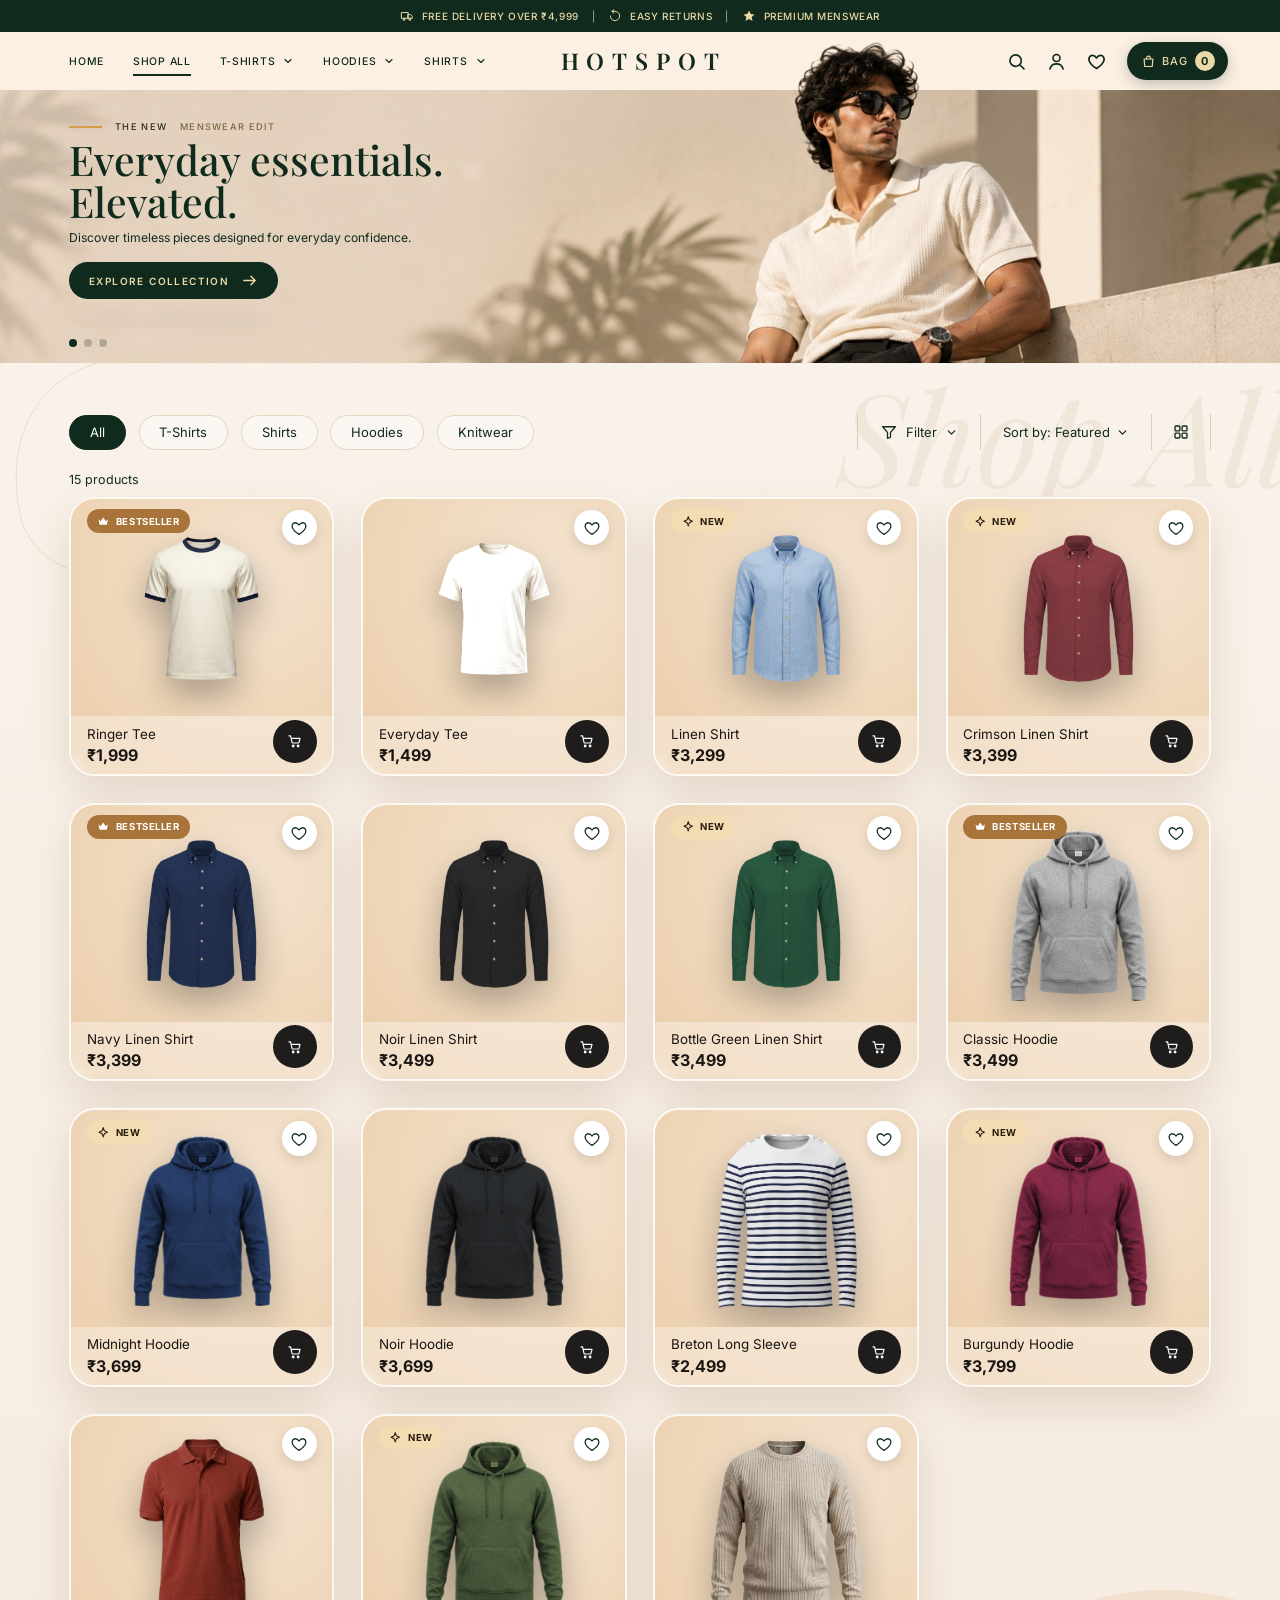
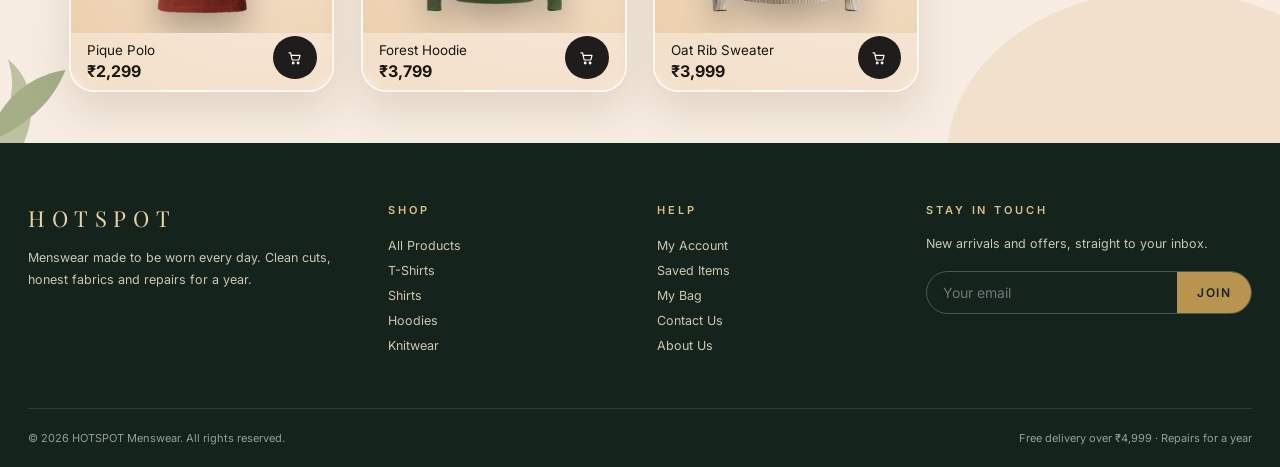
<file: shop.html>
<!doctype html>
<html lang="en">
<head>
<meta charset="utf-8">
<meta name="viewport" content="width=device-width, initial-scale=1">
<title>Shop All — HOTSPOT</title>
<meta name="description" content="HOTSPOT menswear: tees, hoodies, shirts and knitwear made to be worn every day.">
<link rel="preconnect" href="https://fonts.googleapis.com">
<link href="https://fonts.googleapis.com/css2?family=Playfair+Display:wght@500;700&family=Inter:wght@400;500;600&display=swap" rel="stylesheet">
<link rel="stylesheet" href="style.css">
<link rel="stylesheet" href="pages.css">
</head>
<body class="home">
<div id="site-header"></div>
<main>
<section class="home-hero" aria-label="Featured">
  <img class="hair" src="images/home-hair.png" alt="">
  <div class="hero-copy">
    <span class="hero-eyebrow"><i></i>THE NEW <em>MENSWEAR EDIT</em></span>
    <h1>Everyday essentials.<br>Elevated.</h1>
    <p>Discover timeless pieces designed for everyday confidence.</p>
    <a class="hero-btn" href="#catalog">EXPLORE COLLECTION <svg viewBox="0 0 24 24" width="17" height="17" fill="none" stroke="currentColor" stroke-width="2" stroke-linecap="round" stroke-linejoin="round"><path d="M4 12h16M14 6l6 6-6 6"/></svg></a>
    <div class="hero-dots"><i class="on"></i><i></i><i></i></div>
  </div>
</section>
<div class="sbc shop-bg">
  <svg class="sbc-arc" viewBox="0 0 200 400" aria-hidden="true"><path d="M190 0C60 40 10 160 40 300c10 40 40 80 90 100" fill="none" stroke="#d9bd96" stroke-width="1.2"/></svg>
  <svg class="sbc-leaf" viewBox="0 0 220 220" aria-hidden="true"><g fill="#8a9a6a" opacity=".75"><path d="M0 220C20 140 80 90 150 80c-20 50-60 100-150 140z"/><path d="M0 220C40 170 60 120 40 60c40 30 60 90 30 160z" opacity=".7"/></g></svg>
  <div class="sbc-curve" aria-hidden="true"></div>
  <div class="sbc-ghost" aria-hidden="true">Shop All</div>
  <section class="catalog" id="catalog"></section>
</div>
</main>
<div id="site-footer"></div>
<script src="shared.js"></script>
<script src="catalog.js"></script>
<script>
mountCatalog($('#catalog'),({cat,q})=>{
  if(!q)history.replaceState(null,'','shop.html'+(cat==='all'?'':'?c='+cat));
});
</script>
</body>
</html>
</file>
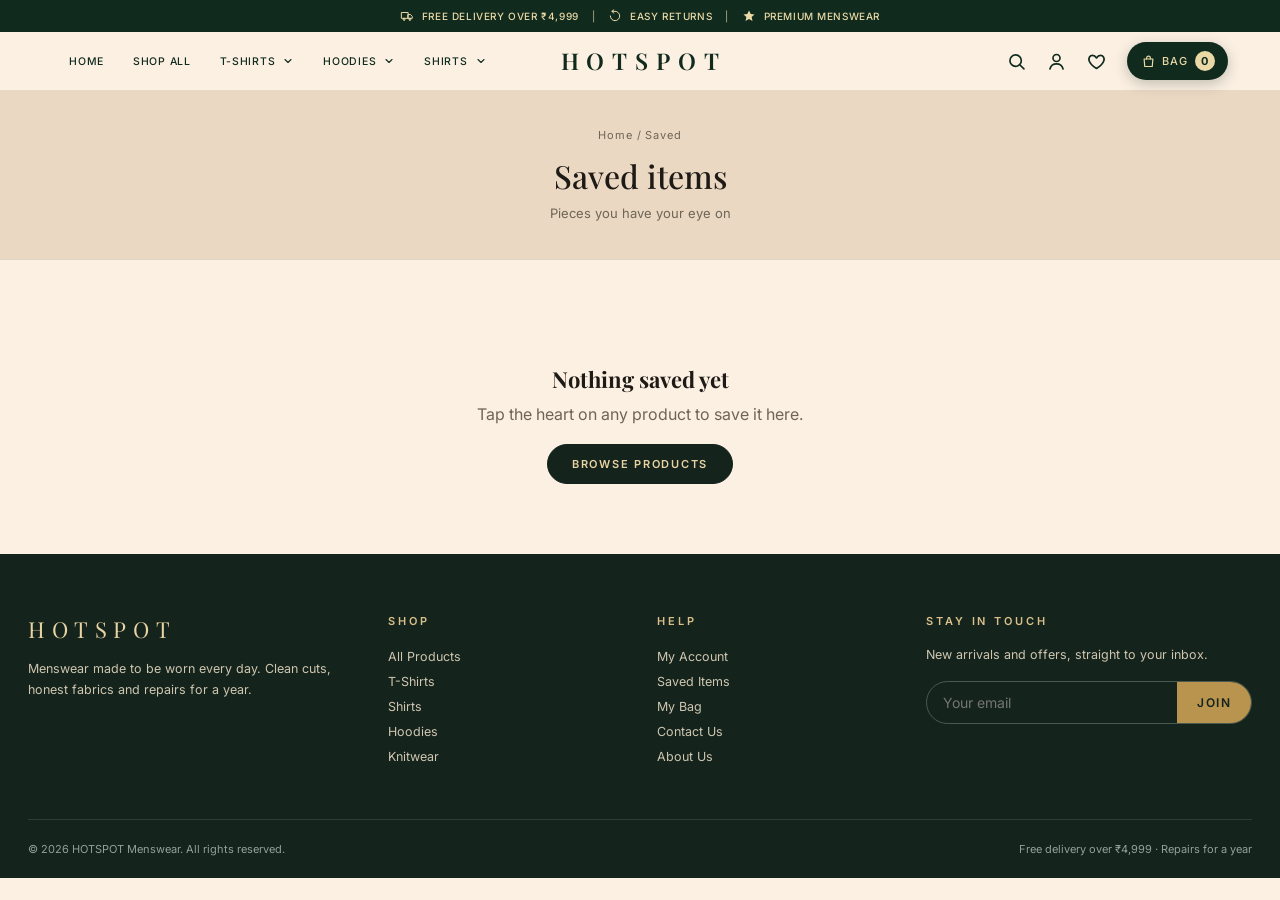
<file: wishlist.html>
<!doctype html>
<html lang="en">
<head>
<meta charset="utf-8">
<meta name="viewport" content="width=device-width, initial-scale=1">
<title>Saved items — HOTSPOT</title>
<link rel="preconnect" href="https://fonts.googleapis.com">
<link href="https://fonts.googleapis.com/css2?family=Playfair+Display:wght@500;700&family=Inter:wght@400;500;600&display=swap" rel="stylesheet">
<link rel="stylesheet" href="style.css">
<link rel="stylesheet" href="pages.css">
</head>
<body>
<div id="site-header"></div>
<main>
<div class="page-head"><div class="crumbs"><a href="index.html">Home</a> / Saved</div><h1>Saved items</h1><p>Pieces you have your eye on</p></div>
<section class="shop wrap"><div class="pgrid" id="grid"></div></section>
</main>
<div id="site-footer"></div>
<script src="shared.js"></script>
<script>

function draw(){
  const a=Wish.ids().map(getP);
  $('#grid').innerHTML=a.length?a.map(cardHTML).join(''):'<div class="empty-state" style="grid-column:1/-1"><h3>Nothing saved yet</h3><p>Tap the heart on any product to save it here.</p><a class="btn" href="shop.html">Browse products</a></div>';
  bindCards($('#grid'));
}
document.addEventListener('wish:change',draw);draw();
</script>
</body>
</html>
</file>
<file: style.css>
*{box-sizing:border-box;margin:0;padding:0}
body{font-family:Inter,sans-serif;background:#f7ecda;color:#1e1a16}
button{font:inherit;cursor:pointer;border:0;background:none;color:inherit}
img{display:block}
.hero{position:relative;height:calc(100vh - 112px);background-size:cover;background-position:center;overflow:hidden}
.filters{position:absolute;top:26px;left:50%;transform:translateX(-50%);display:flex;gap:4px;padding:5px;border-radius:30px;background:rgba(120,70,30,.35);backdrop-filter:blur(10px);border:1px solid rgba(255,255,255,.25);z-index:5}
.filters button{padding:9px 26px;border-radius:22px;font-size:13px;color:rgba(255,235,210,.85);transition:.25s}
.filters .active{background:#fff;color:#1e1a16}
.wordmark{position:absolute;top:8%;left:50%;transform:translateX(-50%);font-family:'Playfair Display',serif;font-weight:700;font-size:clamp(64px,10vw,150px);color:#fff;text-shadow:0 6px 28px rgba(90,40,10,.55),0 2px 4px rgba(90,40,10,.35);letter-spacing:-.01em;z-index:1;pointer-events:none}
.stage{position:absolute;left:50%;bottom:-26%;transform:translateX(-50%);height:112%;aspect-ratio:800/1400;z-index:2}
.stage img{position:absolute;inset:0;width:100%;height:100%;object-fit:contain;filter:drop-shadow(0 18px 22px rgba(60,30,10,.35))}
.stage #modelOld{opacity:0}
.scan-line{position:absolute;left:12%;right:12%;top:0;height:3px;border-radius:3px;opacity:0;z-index:3;pointer-events:none;background:linear-gradient(90deg,transparent,#fff 20%,#fff 80%,transparent);box-shadow:0 0 14px 4px rgba(255,255,255,.75),0 0 40px 12px rgba(255,255,255,.35)}
.rail{position:absolute;left:22px;top:50%;transform:translateY(-50%);display:flex;flex-direction:column;gap:6px;padding:8px;border-radius:40px;background:rgba(160,80,50,.55);backdrop-filter:blur(8px);z-index:5}
.rail button,.rail a{width:42px;height:42px;border-radius:50%;display:grid;place-items:center}
.rail button img,.rail a img{width:20px}.rail .on{background:#fff}
.arrow{position:absolute;top:50%;width:38px;height:38px;border-radius:50%;background:rgba(170,90,55,.6);display:grid;place-items:center;z-index:6;backdrop-filter:blur(6px)}
.arrow img{width:16px}.prev{left:84px}.next{right:26px}
.cards{position:absolute;inset:0;z-index:3;pointer-events:none}
.card{position:absolute;bottom:22%;border-radius:18px;background:rgba(255,235,210,.28);backdrop-filter:blur(8px);border:1px solid rgba(255,255,255,.28);overflow:hidden;pointer-events:auto;cursor:pointer;transition:all .45s cubic-bezier(.3,.7,.2,1);display:flex;flex-direction:column;align-items:center;justify-content:flex-end;padding:10px 8px;text-align:center;color:#2b211a}
.card img{width:100%;flex:1;min-height:0;object-fit:contain;padding:6px;filter:drop-shadow(0 8px 10px rgba(60,30,10,.25))}
.card span{font-size:12px;margin-top:8px}.card b{font-size:13px;font-weight:600}
.card.s1{width:15%;height:44%;left:19%;opacity:1}.card.s2{width:10.5%;height:33%;left:6.5%;opacity:.9}
.card.s3{width:15%;height:44%;right:19%}.card.s4{width:10.5%;height:33%;right:6%;opacity:.9}
.card.hide{opacity:0;pointer-events:none;transform:scale(.8)}
.card:hover{background:rgba(255,245,230,.5)}
.dock{position:absolute;left:50%;bottom:22px;transform:translateX(-50%);display:flex;align-items:center;gap:18px;padding:10px 14px;border-radius:14px;background:rgba(255,240,220,.5);backdrop-filter:blur(14px);border:1px solid rgba(255,255,255,.4);z-index:6}
.dock>img{width:44px;height:44px;object-fit:contain}
.dock-info{display:flex;flex-direction:column;font-size:13px;min-width:130px}.dock-info span{font-size:12px;opacity:.7}
.add{background:#1e1a16;color:#fff;padding:12px 20px;border-radius:6px;font-size:12px;font-weight:600;display:flex;gap:8px;align-items:center}
.add img{width:14px}
.overlay{position:fixed;inset:0;background:rgba(20,15,10,.35);backdrop-filter:blur(8px);opacity:0;pointer-events:none;transition:.3s;z-index:20}
.overlay.on{opacity:1;pointer-events:auto}
.drawer{position:fixed;top:0;right:0;width:min(380px,100%);height:100%;background:#f4efe6;z-index:21;transform:translateX(100%);transition:transform .4s cubic-bezier(.3,.7,.2,1);padding:22px;overflow:auto}
.drawer.on{transform:none}
.d-head{display:flex;justify-content:space-between;align-items:center;margin-bottom:18px}.d-head h2{font-family:'Playfair Display',serif;font-weight:500;font-size:24px}
.d-head img{width:20px}
.ship{border-top:1px solid #ddd5c6;padding:12px 0}.ship p{font-size:13px;margin-bottom:8px}
.bar{height:2px;background:#ddd5c6}.bar i{display:block;height:100%;background:#1e1a16;width:0;transition:.4s}
.d-cols{display:flex;justify-content:space-between;font-size:10px;letter-spacing:.1em;color:#9a917f;padding:14px 0;border-bottom:1px solid #ddd5c6}
.item{display:flex;gap:14px;padding:18px 0;font-size:13px}.item img.t{width:70px;height:80px;object-fit:contain;background:#e8e1d3;padding:4px}
.item .i-info{flex:1;display:flex;flex-direction:column;gap:5px}.item small{color:#6e6556;font-size:12px}
.qty{display:inline-flex;align-items:center;gap:12px;border:1px solid #ccc3b2;padding:5px 10px;width:max-content;margin-top:4px}.qty button{font-size:15px}
.item .del{width:15px;margin-left:10px;display:inline-block}.item .p{font-weight:500}
.empty{padding:30px 0;color:#7a7060;font-size:13px}
.wear{font-family:'Playfair Display',serif;font-weight:500;font-size:16px;margin:12px 0}
.upsell{border:1px solid #ddd5c6;padding:12px;display:flex;gap:12px;font-size:12px}
.upsell img{width:56px;height:64px;object-fit:contain;background:#e8e1d3}.upsell .u-info{flex:1;display:flex;flex-direction:column;gap:6px}
.upsell select{border:1px solid #1e1a16;background:#fff;padding:6px;font-size:12px}
.upsell .row{display:flex;justify-content:space-between;align-items:center}
.upsell button{background:#1e1a16;color:#fff;padding:9px 12px;font-size:10px;font-weight:600;letter-spacing:.06em}
.d-foot{margin-top:26px;border-top:1px solid #ddd5c6;padding-top:14px}.sub{display:flex;justify-content:space-between;font-size:13px}
.d-foot p{font-size:11px;color:#7a7060;margin:6px 0 14px}.checkout{display:block;text-align:center;text-decoration:none;width:100%;background:#1e1a16;color:#fff;padding:14px;font-size:11px;letter-spacing:.12em;font-weight:600}

/* premium header */
.nav nav{display:flex;align-items:center;gap:34px}
.nav a{position:relative;color:#1e1a16;text-decoration:none;display:inline-flex;align-items:center;gap:7px;padding:6px 0;transition:color .25s}
.nav nav a::after{content:"";position:absolute;left:0;right:100%;bottom:0;height:1px;background:#b8944f;transition:right .3s ease}
.nav nav a:hover{color:#8a6a2c}.nav nav a:hover::after{right:0}
.nav-right{justify-self:end}.nav-right img{width:14px}
.nav .bag{border:1px solid #b8944f;padding:9px 18px;border-radius:30px;background:#14231c;color:#e8d3a2;letter-spacing:.18em}
.nav .bag:hover{background:#b8944f;color:#14231c}
.nav .bag span{display:inline-grid;place-items:center;min-width:18px;height:18px;border-radius:50%;background:#d9c08a;color:#14231c;font-size:10px;letter-spacing:0}
.logo{display:flex!important;flex-direction:column;align-items:center;gap:2px;margin:0!important;text-align:center;padding:0!important}
.logo b{font-family:'Playfair Display',serif;font-weight:700;font-size:32px;letter-spacing:.34em;margin-right:-.34em;line-height:1;color:#14231c}
.logo small{font-size:8px;letter-spacing:.4em;color:#b8944f}
.logo em{font-style:normal;font-size:8px;letter-spacing:.42em;color:#7a6a4a}

/* shirt strip (mobile only) */
.strip{display:none}
/* mobile */
html{-webkit-text-size-adjust:100%}
body{max-width:100vw}
@media(max-width:800px){
  .announce{height:30px;font-size:9px;letter-spacing:.16em}
  .announce span:nth-of-type(n+2),.announce i{display:none}
  .nav{height:62px;padding:0 16px;grid-template-columns:1fr auto 1fr}
  .nav .nav-left{display:none}
  .nav::before{content:"";grid-column:1}
  .logo{grid-column:2}.logo b{font-size:22px;letter-spacing:.28em;margin-right:-.28em}
  .logo small,.logo em{font-size:6.5px;letter-spacing:.3em}
  .nav .nav-right{grid-column:3}.nav .nav-right a:not(.bag){display:none}
  .nav .bag{padding:7px 13px;font-size:10.5px;letter-spacing:.12em}
  .hero{height:calc(100svh - 92px);min-height:560px}
  .filters{top:14px;padding:4px;max-width:calc(100% - 24px)}
  .filters button{padding:8px 16px;font-size:12px}
  .wordmark{top:9%;font-size:clamp(46px,15vw,84px);letter-spacing:0}
  .rail,.cards{display:none}
  .stage{height:90%;bottom:-12%}
  .arrow{width:36px;height:36px;top:46%}
  .prev{left:10px}.next{right:10px}
  .dock{left:12px;right:12px;bottom:14px;transform:none;width:auto;gap:12px;padding:9px 10px;justify-content:space-between}
  .dock>img{width:40px;height:40px}
  .dock-info{min-width:0;flex:1;font-size:13px}
  .add{padding:11px 14px;font-size:11px;white-space:nowrap;flex:none}
  .drawer{width:100%}
  .strip{display:flex;gap:8px;position:absolute;left:0;right:0;bottom:84px;padding:0 12px;overflow-x:auto;z-index:6;scrollbar-width:none;scroll-snap-type:x proximity}
  .strip::-webkit-scrollbar{display:none}
  .strip button{flex:none;width:74px;scroll-snap-align:center;display:flex;flex-direction:column;align-items:center;gap:3px;padding:6px 4px;border-radius:12px;background:rgba(255,240,220,.42);backdrop-filter:blur(8px);border:1px solid rgba(255,255,255,.4);font-size:9.5px;line-height:1.2;text-align:center;color:#2b211a;transition:.25s}
  .strip button img{width:100%;height:54px;object-fit:contain;filter:drop-shadow(0 4px 5px rgba(60,30,10,.25))}
  .strip button.on{background:rgba(255,255,255,.85);border-color:#b8944f;box-shadow:0 0 0 1px #b8944f}
}
@media(max-width:360px){.logo b{font-size:19px}.nav .bag{padding:6px 10px}.add{padding:10px 11px}}

.dock-info{color:inherit;text-decoration:none}
.viewbag{display:block;text-align:center;margin-top:12px;font-size:12px;color:#6e6556;text-decoration:underline}

/* header + text style (matches the reference) */
.announce{display:flex;align-items:center;justify-content:center;background:#14271d;color:#d4ad63;font-weight:500;white-space:nowrap;overflow:hidden}
.announce i{border-radius:50%;background:#d4ad63;flex:none}
.nav{position:relative;z-index:30;display:grid;grid-template-columns:1fr auto 1fr;align-items:center;background:#f7ecda;font-weight:500;text-transform:uppercase}
.nav a{color:#14271d}
.nav .bag{color:#e6c887}
.logo b{color:#14271d;font-weight:700}
.logo small,.logo em{color:#8a7a5a}
@media(min-width:801px){
  .announce{height:30px;gap:22px;font-size:10px;letter-spacing:.18em}
  .announce i{width:4px;height:4px}
  .nav{height:66px;padding:0 44px;font-size:11px;letter-spacing:.15em}
  .hero{height:calc(100vh - 96px)}
}
@media(max-width:800px){.announce{font-size:9.5px;letter-spacing:.16em}.announce i{display:none}}

.logo b{font-size:26px}
.logo small,.logo em{font-size:7px}
.nav .bag{font-size:10.5px;padding:8px 16px}
.nav .bag span{min-width:16px;height:16px;font-size:9px}
@media(min-width:801px){.nav{gap:0}.nav nav{gap:28px}}

/* home wordmark: brand green so it reads against the warm sunlit room */
.wordmark{color:#14271d;text-shadow:0 1px 0 rgba(255,240,215,.55),0 10px 30px rgba(255,235,200,.35);opacity:.92}
</file>
<file: pages.css>
/* HOTSPOT — shared page styles (header extras, footer, shop, product, cart, checkout, account, content pages) */
:root{--cream:#f7ecda;--cream2:#ece4d3;--ink:#1e1a16;--green:#14231c;--gold:#b8944f;--line:#ddd5c6;--muted:#6e6556}
html{scroll-behavior:smooth}
a{color:inherit}
.wrap{max-width:1240px;margin:0 auto;padding:0 28px}
.hero{min-height:560px}

/* header extras */
.burger{display:none;width:40px;height:40px;flex-direction:column;justify-content:center;gap:5px;align-items:flex-start}
.burger span{display:block;width:22px;height:1.5px;background:var(--ink)}
.nav .cur{color:#14271d}.nav nav a.cur::after{right:0}
.nav .saved .wish-count{display:inline-grid;place-items:center;min-width:17px;height:17px;border-radius:50%;background:var(--gold);color:#fff;font-size:9.5px;letter-spacing:0}
.mmenu{position:fixed;inset:0 auto 0 0;width:min(320px,86%);background:var(--cream);z-index:60;transform:translateX(-100%);transition:transform .35s cubic-bezier(.3,.7,.2,1);padding:22px;display:flex;flex-direction:column;gap:4px;visibility:hidden}
.mmenu.on{transform:none;visibility:visible;box-shadow:10px 0 40px rgba(0,0,0,.2)}
.mmenu .mm-head{display:flex;justify-content:space-between;align-items:center;margin-bottom:18px}
.mmenu .mm-head b{font-family:'Playfair Display',serif;font-size:22px;letter-spacing:.28em}
.mmenu .mm-head button{font-size:20px}
.mmenu a{padding:13px 4px;font-size:15px;letter-spacing:.08em;text-decoration:none;border-bottom:1px solid var(--line)}
.mmenu hr{border:0;margin:10px 0}
.search-ov{position:fixed;left:0;right:0;top:0;z-index:70;background:var(--cream);padding:34px 28px;transform:translateY(-100%);transition:transform .35s cubic-bezier(.3,.7,.2,1);visibility:hidden}
.search-ov.on{transform:none;visibility:visible;box-shadow:0 20px 50px rgba(0,0,0,.22)}
.search-ov form{max-width:760px;margin:0 auto;display:flex;gap:10px;align-items:center}
.search-ov input{flex:1;min-width:0;border:0;border-bottom:1px solid var(--ink);background:none;padding:12px 4px;font:inherit;font-size:20px;outline:0;font-family:'Playfair Display',serif}
.search-ov button{background:var(--green);color:#e8d3a2;padding:12px 24px;border-radius:30px;font-size:12px;letter-spacing:.16em;text-transform:uppercase}
.search-ov .x{background:none;color:var(--ink);font-size:20px;padding:6px 10px}
#toast{position:fixed;left:50%;bottom:30px;transform:translate(-50%,30px);background:var(--green);color:#e8d3a2;padding:12px 22px;border-radius:30px;font-size:13px;opacity:0;pointer-events:none;transition:.3s;z-index:90}
#toast.on{opacity:1;transform:translate(-50%,0)}

/* buttons / type */
.btn{display:inline-block;background:var(--green);color:#e8d3a2;padding:14px 30px;border-radius:30px;font-size:12px;font-weight:600;letter-spacing:.16em;text-transform:uppercase;text-decoration:none;border:1px solid var(--green);transition:.25s;text-align:center}
.btn:hover{background:var(--gold);border-color:var(--gold);color:var(--green)}
.btn.ghost{background:none;color:var(--ink);border-color:var(--ink)}
.btn.ghost:hover{background:var(--ink);color:#fff}
.btn.light{background:none;color:#e8d3a2;border-color:#e8d3a2}
.btn.light:hover{background:#e8d3a2;color:var(--green)}
.btn.block{display:block;width:100%}
.btn:disabled{opacity:.5;cursor:not-allowed}
.eyebrow{display:block;font-size:11px;letter-spacing:.3em;text-transform:uppercase;color:var(--gold);margin-bottom:8px;font-weight:600}
h1,h2,h3.serif{font-family:'Playfair Display',serif;font-weight:500}
.sec{padding:64px 28px 0}
.sec-head{margin-bottom:28px}.sec-head h2{font-size:clamp(26px,4vw,38px)}
.sec-head.row{display:flex;justify-content:space-between;align-items:flex-end;gap:14px}
.more{font-size:12px;letter-spacing:.14em;text-transform:uppercase;text-decoration:none;border-bottom:1px solid var(--gold);padding-bottom:3px;white-space:nowrap}

/* category tiles */
.cat-grid{display:grid;grid-template-columns:repeat(4,1fr);gap:18px}
.cat{position:relative;display:block;background:var(--cream2);border-radius:18px;overflow:hidden;aspect-ratio:4/5;text-decoration:none}
.cat img{position:absolute;inset:8% 8% 18%;width:84%;height:74%;object-fit:contain;transition:transform .5s;filter:drop-shadow(0 10px 14px rgba(60,30,10,.2))}
.cat span{position:absolute;left:0;right:0;bottom:0;padding:16px;text-align:center;font-family:'Playfair Display',serif;font-size:20px}
.cat:hover img{transform:scale(1.06)}

/* product grid + card */
.pgrid{display:grid;grid-template-columns:repeat(4,1fr);gap:26px 20px}
.pcard{position:relative}
.pimg{display:block;position:relative;aspect-ratio:4/5;background:var(--cream2);border-radius:16px;overflow:hidden}
.pimg img{position:absolute;inset:7%;width:86%;height:86%;object-fit:contain;transition:transform .5s;filter:drop-shadow(0 10px 12px rgba(60,30,10,.18))}
.pcard:hover .pimg img{transform:scale(1.06)}
.badge{position:absolute;top:12px;left:12px;background:var(--green);color:#e8d3a2;font-size:10px;letter-spacing:.14em;text-transform:uppercase;padding:5px 10px;border-radius:20px}
.heart{position:absolute;top:10px;right:10px;width:36px;height:36px;border-radius:50%;background:rgba(255,255,255,.85);display:grid;place-items:center;color:transparent;transition:.2s}
.heart path,.heartbtn path{stroke:var(--ink);stroke-width:1.6;stroke-linejoin:round}
.heart:hover path,.heartbtn:hover path{stroke:#a3432c}
.heart.on,.heartbtn.on{color:#a3432c}.heart.on path,.heartbtn.on path{stroke:#a3432c}
.pwrap{position:relative}
.quick{position:absolute;left:12px;right:12px;bottom:12px;opacity:0;pointer-events:none;transform:translateY(6px);background:var(--green);color:#e8d3a2;padding:11px;border-radius:30px;font-size:11px;letter-spacing:.14em;text-transform:uppercase;transition:.25s}
.pmeta{display:flex;justify-content:space-between;gap:10px;margin-top:12px;font-size:14px}
.pmeta a{text-decoration:none;font-weight:500}.pmeta b{font-weight:600}
.pcard small{color:var(--muted);font-size:12px}
@media(hover:hover){.pcard:hover .quick{opacity:1;pointer-events:auto;transform:none}}

/* promo band */
.promo{margin-top:70px;background:var(--green);color:#f4efe6}
.promo-in{display:grid;grid-template-columns:1.3fr 1fr;gap:40px;align-items:center;padding-top:60px;padding-bottom:60px}
.promo h2{font-size:clamp(30px,4.5vw,46px);margin-bottom:12px}.promo p{max-width:440px;line-height:1.7;opacity:.85;margin-bottom:24px;font-size:15px}
.eyebrow.gold{color:#d9c08a}
.promo-code{border:1px dashed #b8944f;border-radius:18px;padding:34px;text-align:center;display:flex;flex-direction:column;gap:8px}
.promo-code small{letter-spacing:.3em;text-transform:uppercase;font-size:11px;color:#d9c08a}
.promo-code b{font-family:'Playfair Display',serif;font-size:36px;letter-spacing:.14em;color:#e8d3a2}
.promo-code span{font-size:13px;opacity:.8}
.perks{display:grid;grid-template-columns:repeat(4,1fr);gap:20px;padding:34px 0;border-top:1px solid var(--line);border-bottom:1px solid var(--line)}
.perks div{display:flex;flex-direction:column;align-items:center;text-align:center;gap:6px}
.perks svg{width:30px;height:30px;fill:none;stroke:var(--gold);stroke-width:1.5;stroke-linecap:round;stroke-linejoin:round;margin-bottom:6px}
.perks b{font-size:13px;letter-spacing:.1em;text-transform:uppercase}.perks span{font-size:13px;color:var(--muted)}

/* footer */
.footer{margin-top:80px;background:var(--green);color:#cfc6b0;padding:60px 28px 0}
.f-grid{max-width:1240px;margin:0 auto;display:grid;grid-template-columns:1.4fr 1fr 1fr 1.4fr;gap:40px}
.f-logo{font-family:'Playfair Display',serif;font-size:26px;letter-spacing:.3em;color:#e8d3a2;margin-bottom:14px}
.footer p{font-size:13.5px;line-height:1.7;max-width:320px}
.footer h4{font-size:11px;letter-spacing:.26em;text-transform:uppercase;color:#d9c08a;margin-bottom:16px;font-weight:600}
.footer a{display:block;text-decoration:none;font-size:14px;padding:5px 0;transition:color .2s}.footer a:hover{color:#e8d3a2}
.f-news{display:flex;margin-top:16px;border:1px solid #4a5a50;border-radius:30px;overflow:hidden}
.f-news input{flex:1;min-width:0;background:none;border:0;padding:12px 16px;color:#f4efe6;font:inherit;font-size:14px;outline:0}
.f-news button{background:var(--gold);color:var(--green);padding:0 20px;font-size:12px;letter-spacing:.12em;font-weight:600;text-transform:uppercase}
.f-bottom{max-width:1240px;margin:50px auto 0;padding:22px 0;border-top:1px solid #2c3d33;display:flex;justify-content:space-between;gap:12px;flex-wrap:wrap;font-size:12px;color:#93a097}

/* page header */
.page-head{background:var(--cream2);border-bottom:1px solid var(--line);padding:46px 28px;text-align:center}
.page-head h1{font-size:clamp(30px,5vw,46px)}.page-head p{color:var(--muted);margin-top:8px;font-size:14px}
.crumbs{font-size:12px;letter-spacing:.08em;color:var(--muted);margin-bottom:12px}.crumbs a{text-decoration:none}.crumbs a:hover{color:var(--ink)}

/* shop */
.shop{padding:34px 28px 0}
.toolbar{display:flex;justify-content:space-between;align-items:center;gap:16px;flex-wrap:wrap;margin-bottom:26px}
.chips{display:flex;gap:8px;flex-wrap:wrap}
.chips button{padding:9px 18px;border:1px solid var(--line);border-radius:30px;font-size:13px;background:#fff8;transition:.2s}
.chips button:hover{border-color:var(--ink)}
.chips button.on{background:var(--green);border-color:var(--green);color:#e8d3a2}
.tools{display:flex;gap:10px;align-items:center;flex-wrap:wrap}
select,.field input,.field textarea,.field select{font:inherit;font-size:14px;border:1px solid #cfc6b2;background:#fffdf8;padding:11px 12px;border-radius:8px;color:var(--ink);outline:0;width:100%}
.tools select{width:auto}
select:focus,.field input:focus,.field textarea:focus{border-color:var(--gold);box-shadow:0 0 0 3px rgba(184,148,79,.18)}
.count{font-size:13px;color:var(--muted);margin-bottom:16px}
.empty-state{text-align:center;padding:70px 10px;color:var(--muted)}.empty-state h3{font-family:'Playfair Display',serif;font-size:26px;color:var(--ink);margin-bottom:10px}.empty-state .btn{margin-top:20px}

/* product page */
.pdp{display:grid;grid-template-columns:1.1fr 1fr;gap:56px;padding:34px 28px 0;align-items:start}
.gallery{display:grid;grid-template-columns:78px 1fr;gap:14px;position:sticky;top:20px}
.thumbs{display:flex;flex-direction:column;gap:10px}
.thumbs button{aspect-ratio:4/5;background:var(--cream2);border-radius:10px;border:1.5px solid transparent;overflow:hidden;padding:0}
.thumbs button.on{border-color:var(--gold)}
.thumbs img{width:100%;height:100%;object-fit:contain;padding:4px}
.mainimg{background:var(--cream2);border-radius:18px;aspect-ratio:4/5;overflow:hidden;position:relative}
.mainimg img{width:100%;height:100%;object-fit:contain;padding:6%}
.mainimg.model img{object-fit:cover;object-position:50% 0;padding:0;transform:scale(1.18);transform-origin:50% 0}
.info h1{font-size:clamp(28px,4vw,40px);margin:4px 0 8px}
.rating{font-size:13px;color:var(--muted);display:flex;gap:8px;align-items:center}.rating .st{color:var(--gold);letter-spacing:2px}
.price{font-size:26px;font-weight:600;margin:14px 0}
.desc{line-height:1.75;color:#4a4237;font-size:15px}
.opt{margin-top:24px}.opt h4{font-size:12px;letter-spacing:.18em;text-transform:uppercase;margin-bottom:10px;display:flex;justify-content:space-between}
.sizes{display:flex;gap:10px;flex-wrap:wrap}
.sizes button{min-width:54px;padding:12px 0;border:1px solid #cfc6b2;border-radius:8px;font-size:14px;background:#fffdf8;transition:.2s}
.sizes button:hover{border-color:var(--ink)}.sizes button.on{background:var(--green);border-color:var(--green);color:#e8d3a2}
.buyrow{display:flex;gap:12px;margin-top:28px;align-items:stretch}
.qtybox{display:inline-flex;align-items:center;border:1px solid #cfc6b2;border-radius:30px;background:#fffdf8}
.qtybox button{width:42px;height:100%;font-size:18px}.qtybox span{min-width:26px;text-align:center;font-weight:500}
.buyrow .btn{flex:1}
.heartbtn{width:50px;border:1px solid #cfc6b2;border-radius:50%;display:grid;place-items:center;color:transparent;flex:none;height:50px;background:#fffdf8}
.acc{margin-top:30px;border-top:1px solid var(--line)}
.acc details{border-bottom:1px solid var(--line);padding:16px 0}
.acc summary{cursor:pointer;font-size:13px;letter-spacing:.14em;text-transform:uppercase;font-weight:600;list-style:none;display:flex;justify-content:space-between}
.acc summary::after{content:"+";font-size:18px;line-height:1}.acc details[open] summary::after{content:"−"}
.acc ul{margin:12px 0 0 18px;line-height:1.9;font-size:14px;color:#4a4237}.acc p{margin-top:12px;font-size:14px;line-height:1.7;color:#4a4237}

/* cart & checkout */
.cart-layout{display:grid;grid-template-columns:1.6fr 1fr;gap:44px;padding:36px 28px 0;align-items:start}
.cart-row{display:grid;grid-template-columns:96px 1fr auto;gap:18px;padding:20px 0;border-bottom:1px solid var(--line);align-items:center}
.cart-row .im{background:var(--cream2);border-radius:12px;aspect-ratio:4/5;display:block}.cart-row .im img{width:100%;height:100%;object-fit:contain;padding:6px}
.cart-row h3{font-size:16px;font-weight:500}.cart-row small{display:block;color:var(--muted);font-size:13px;margin-top:4px}
.cart-row .acts{display:flex;gap:14px;align-items:center;margin-top:12px}
.cart-row .qty{display:inline-flex;align-items:center;gap:14px;border:1px solid #cfc6b2;padding:6px 12px;border-radius:30px}
.cart-row .rm{font-size:12px;color:var(--muted);text-decoration:underline}
.cart-row .tot{font-weight:600}
.cart-head{display:grid;grid-template-columns:1fr auto;font-size:11px;letter-spacing:.14em;color:#9a917f;padding-bottom:12px;border-bottom:1px solid var(--line)}
.summary{background:#fffdf8;border:1px solid var(--line);border-radius:18px;padding:26px;position:sticky;top:20px}
.summary h3{font-family:'Playfair Display',serif;font-size:22px;font-weight:500;margin-bottom:16px}
.sum-row{display:flex;justify-content:space-between;font-size:14px;padding:7px 0}.sum-row.total{border-top:1px solid var(--line);margin-top:8px;padding-top:16px;font-size:18px;font-weight:600}
.sum-row .green{color:#2f6b3f}
.promo-form{display:flex;gap:8px;margin:14px 0 6px}.promo-form input{flex:1;min-width:0}.promo-form button{padding:0 18px;border-radius:8px;background:var(--ink);color:#fff;font-size:12px;letter-spacing:.1em}
.note{font-size:12px;color:var(--muted);margin-top:8px;line-height:1.6}
.shipbar{background:#fffdf8;border:1px solid var(--line);border-radius:14px;padding:14px 18px;margin-bottom:12px;font-size:14px}
.shipbar .bar{margin-top:10px}.shipbar .bar i{background:var(--gold)}
.miniitem{display:grid;grid-template-columns:56px 1fr auto;gap:12px;align-items:center;padding:10px 0;font-size:13px}
.miniitem .im{position:relative;background:var(--cream2);border-radius:8px;aspect-ratio:4/5}.miniitem .im img{width:100%;height:100%;object-fit:contain;padding:3px}
.miniitem .im em{position:absolute;top:-7px;right:-7px;background:var(--green);color:#e8d3a2;border-radius:50%;width:20px;height:20px;display:grid;place-items:center;font-size:11px;font-style:normal}
.miniitem small{display:block;color:var(--muted)}
.form-box{background:#fffdf8;border:1px solid var(--line);border-radius:18px;padding:26px;margin-bottom:20px}
.form-box h3{font-family:'Playfair Display',serif;font-size:21px;font-weight:500;margin-bottom:16px}
.grid2{display:grid;grid-template-columns:1fr 1fr;gap:14px}.grid2 .full{grid-column:1/-1}
.field{display:flex;flex-direction:column;gap:6px;font-size:12px;letter-spacing:.06em;color:var(--muted)}
.field input.err,.field select.err,.field textarea.err{border-color:#b3402c;background:#fff4f1}
.opts{display:flex;flex-direction:column;gap:10px}
.opt-row{display:flex;align-items:center;gap:12px;border:1px solid #cfc6b2;border-radius:12px;padding:14px 16px;cursor:pointer;background:#fffdf8;font-size:14px;color:var(--ink);letter-spacing:0}
.opt-row:has(input:checked){border-color:var(--gold);box-shadow:0 0 0 1px var(--gold)}
.opt-row input{width:auto;accent-color:var(--green)}.opt-row b{margin-left:auto}
.opt-row span small{display:block;color:var(--muted);font-size:12px}
.demo{background:#fbf3df;border:1px solid #e5d3a4;border-radius:10px;padding:12px 14px;font-size:12.5px;line-height:1.6;color:#6a5524;margin-bottom:16px}
.empty-cart{text-align:center;padding:70px 10px}.empty-cart h3{font-family:'Playfair Display',serif;font-size:28px;margin-bottom:10px}.empty-cart p{color:var(--muted);margin-bottom:22px}

/* success / account / content */
.center-box{max-width:640px;margin:0 auto;padding:56px 28px 0;text-align:center}
.tick{width:72px;height:72px;border-radius:50%;background:var(--green);color:#e8d3a2;display:grid;place-items:center;margin:0 auto 22px;font-size:34px}
.center-box h1{font-size:clamp(28px,4.5vw,40px);margin-bottom:10px}.center-box p{color:var(--muted);line-height:1.7}
.order-card{margin-top:30px;text-align:left}
.tabs{display:flex;border-bottom:1px solid var(--line);margin-bottom:24px}
.tabs button{flex:1;padding:14px;font-size:13px;letter-spacing:.14em;text-transform:uppercase;color:var(--muted);border-bottom:2px solid transparent}.tabs button.on{color:var(--ink);border-color:var(--gold)}
.narrow{max-width:520px;margin:0 auto;padding:40px 28px 0}
.stack{display:flex;flex-direction:column;gap:14px}
.order-line{display:flex;justify-content:space-between;gap:12px;padding:14px 0;border-bottom:1px solid var(--line);font-size:14px;flex-wrap:wrap}
.order-line small{display:block;color:var(--muted)}
.pill{background:#e4efe6;color:#2f6b3f;border-radius:20px;padding:3px 10px;font-size:11px;letter-spacing:.08em;text-transform:uppercase}
.prose{max-width:760px;margin:0 auto;padding:44px 28px 0;line-height:1.85;font-size:16px;color:#3c352c}
.prose h2{font-size:28px;margin:34px 0 10px;color:var(--ink)}
.split{display:grid;grid-template-columns:1fr 1fr;gap:50px;max-width:1100px;margin:0 auto;padding:46px 28px 0;align-items:start}
.contact-info div{padding:16px 0;border-bottom:1px solid var(--line)}.contact-info b{display:block;font-size:11px;letter-spacing:.2em;text-transform:uppercase;color:var(--gold);margin-bottom:6px}
.faq{max-width:760px;margin:50px auto 0;padding:0 28px}.faq h2{font-size:28px;margin-bottom:14px}

/* responsive */
@media(max-width:1000px){
  .pgrid{grid-template-columns:repeat(3,1fr)}
  .cat-grid{grid-template-columns:repeat(2,1fr)}
  .pdp{grid-template-columns:1fr;gap:28px}.gallery{position:static}
  .cart-layout{grid-template-columns:1fr}.summary{position:static}
  .f-grid{grid-template-columns:1fr 1fr}
  .promo-in{grid-template-columns:1fr}
  .perks{grid-template-columns:repeat(2,1fr)}
  .split{grid-template-columns:1fr;gap:30px}
}
@media(max-width:800px){
  .burger{display:flex;grid-column:1}
  .nav::before{display:none}
  .sec{padding:44px 16px 0}.wrap{padding:0 16px}
  .shop,.pdp,.cart-layout{padding-left:16px;padding-right:16px}
  .footer{padding:46px 16px 0;margin-top:56px}
}
@media(max-width:620px){
  .pgrid{grid-template-columns:repeat(2,1fr);gap:20px 12px}
  .pmeta{flex-direction:column;gap:2px;font-size:13px}
  .grid2{grid-template-columns:1fr}
  .f-grid{grid-template-columns:1fr;gap:28px}
  .gallery{grid-template-columns:1fr}.thumbs{flex-direction:row;order:2}.thumbs button{width:64px}
  .cart-row{grid-template-columns:76px 1fr;gap:12px}.cart-row .tot{grid-column:2}
  .buyrow{flex-wrap:wrap}.buyrow .btn{flex-basis:100%;order:3}
  .toolbar{flex-direction:column;align-items:stretch}.chips{overflow-x:auto;flex-wrap:nowrap;padding-bottom:4px}.chips button{flex:none}
  .tools{justify-content:space-between}.tools select{flex:1}
  .perks{gap:26px 14px}
  .quick{display:none}
  .search-ov{padding:22px 16px}.search-ov input{font-size:17px}.search-ov form .x{display:none}
}
.promo-form input{font:inherit;font-size:14px;border:1px solid #cfc6b2;background:#fffdf8;padding:11px 12px;border-radius:8px;color:var(--ink);outline:0}
.promo-form input:focus{border-color:var(--gold);box-shadow:0 0 0 3px rgba(184,148,79,.18)}
.filters button{white-space:nowrap}
@media(max-width:620px){.tools{display:grid;grid-template-columns:1fr 1fr;gap:10px}.tools select{width:100%;min-width:0}}
/* bag drawer and its dim overlay must sit above the header */
.overlay{z-index:50}
.drawer{z-index:55}

/* slightly smaller text across pages */
.page-head h1{font-size:clamp(26px,4vw,38px)}
.page-head{padding:38px 28px}
.sec-head h2{font-size:clamp(23px,3.4vw,31px)}
.promo h2{font-size:clamp(26px,3.8vw,38px)}
.info h1{font-size:clamp(24px,3.4vw,33px)}
.price{font-size:22px}
.desc{font-size:14px}
.center-box h1{font-size:clamp(24px,3.8vw,33px)}
.eyebrow{font-size:10px}
.pmeta{font-size:13px}
.btn{font-size:11px;padding:13px 26px}
.prose{font-size:15px}
.prose h2,.faq h2{font-size:24px}
.footer p,.footer a{font-size:13px}
.search-ov input{font-size:18px}

/* scrolling + cursor safety */
html{overflow-y:auto;overflow-x:hidden;height:auto}
body{overflow:visible;overflow-x:clip;height:auto;min-height:100vh;cursor:default}
a,button,summary,label.opt-row,.card,.strip button,[data-wish],[data-quick]{cursor:pointer}
input,textarea{cursor:text}
img{cursor:inherit;-webkit-user-drag:none}
.stage,.stage img,.scan-line,.wordmark,.cards{pointer-events:none}
.card{pointer-events:auto}

/* ===================== HOME-STYLE REDESIGN ===================== */
:root{--cream:#fcf0e3;--cream2:#ead8c3;--hs-green:#102a1d;--hs-gold:#d49e4c;--pad:5.4vw}
body{background:#fcf0e3}
/* top strip */
.announce{height:34px;gap:16px;background:var(--hs-green);color:#ead9a6;font-size:12px;font-weight:600;letter-spacing:.07em;border:0}
.announce span{display:inline-flex;align-items:center;gap:8px}
.announce .sep{font-weight:400;opacity:.8}
.announce i{display:none}
/* header */
.nav{height:62px;padding:0 var(--pad);background:#fcf0e3;border:0;box-shadow:none;font-size:12.5px;font-weight:500;letter-spacing:.09em;text-transform:uppercase;grid-template-columns:1fr auto 1fr}
.nav a{color:#102a1d}
.nav nav{gap:30px}
.nav nav a{padding:8px 0}
.nav nav a .chev{margin-left:3px}
.nav nav a::after{height:2px;background:#102a1d}
.nav .cur{color:#102a1d}.nav nav a.cur::after{right:0}
.logo{padding:0!important}
.logo b{font-family:'Playfair Display',serif;font-weight:600;font-size:30px;letter-spacing:.34em;margin-right:-.34em;color:#102a1d;line-height:1}
.nav-right{display:flex;align-items:center;gap:24px;justify-self:end}
.nav-right a{margin:0;display:inline-flex;align-items:center;position:relative}
.nav-right .saved .wish-count{position:absolute;top:-6px;right:-9px;min-width:15px;height:15px;font-size:9px;background:#102a1d;color:#ead9a6;border-radius:50%;display:inline-grid;place-items:center;letter-spacing:0}
.nav .bag{gap:8px;padding:9px 14px 9px 16px;border-radius:30px;background:#102a1d;border:0;color:#ead9a6;font-size:11px;letter-spacing:.1em;box-shadow:0 4px 14px rgba(16,42,29,.25)}
.nav .bag:hover{background:#1b3d2b;color:#ead9a6}
.nav .bag span.bagCount{min-width:20px;height:20px;border-radius:50%;background:#ead9a6;color:#102a1d;font-size:11px;font-weight:700;display:inline-grid;place-items:center;letter-spacing:0}
.nav .bag .bagLbl{display:inline}
.burger span{background:#102a1d}
/* hero banner */
.home-hero{position:relative;aspect-ratio:1672/357;background:#e1d1bd url(images/home-hero.jpg) center/100% 100% no-repeat}
.home-hero .hair{position:absolute;left:calc(990/1672*100%);width:calc(280/1672*100%);top:calc(-64/357*100%);height:auto;z-index:35;pointer-events:none}
.hero-copy{position:absolute;left:var(--pad);top:11%;bottom:6%;width:50%;display:flex;flex-direction:column;justify-content:flex-start;color:#102a1d}
.hero-eyebrow{display:flex;align-items:center;gap:.9vw;font-size:max(10px,.85vw);letter-spacing:.14em;font-weight:500;color:#2b2a22}
.hero-eyebrow i{width:3vw;height:2px;background:#d49e4c;display:block}
.hero-eyebrow em{font-style:normal;color:#7a6a45}
.hero-copy h1{font-family:'Playfair Display',serif;font-weight:600;font-size:max(30px,3.85vw);line-height:1.04;letter-spacing:-.01em;margin:.9vw 0 1vw;color:#102a1d}
.hero-copy p{font-size:max(13px,1.2vw);color:#102a1d;margin-bottom:1.5vw}
.hero-btn{align-self:flex-start;display:inline-flex;align-items:center;gap:.8vw;background:#102a1d;color:#ead9a6;padding:.85vw 2vw;border-radius:40px;font-size:max(11px,.9vw);font-weight:600;letter-spacing:.14em;text-decoration:none;transition:.25s}
.hero-btn:hover{background:#1c4630}
.hero-dots{display:flex;gap:7px;margin-top:auto;padding-top:1.2vw}
.hero-dots i{width:8px;height:8px;border-radius:50%;background:rgba(16,42,29,.25)}
.hero-dots i.on{background:#102a1d}
/* catalogue */
.catalog{padding:2.4vw var(--pad) 0;max-width:1700px;margin:0 auto}
.cat-toolbar{display:flex;justify-content:space-between;align-items:center;gap:16px;margin-bottom:22px}
.cat-toolbar .chips button{padding:11px 25px;font-size:14px;border:1px solid #e3d5bf;background:rgba(255,255,255,.35);color:#102a1d;border-radius:30px}
.cat-toolbar .chips button.on{background:#102a1d;border-color:#102a1d;color:#fff}
.tb-right{display:flex;align-items:center}
.tb-item{display:inline-flex;align-items:center;gap:8px;padding:0 22px;height:34px;border-left:1px solid #d8ccbb;font-size:14px;color:#102a1d;position:relative;background:none;white-space:nowrap}
.tb-item:last-child{border-right:1px solid #d8ccbb;padding:0 20px}
.tb-item button{display:inline-flex;align-items:center;gap:8px;font-size:14px}
.tb-item.sort select{background:none;border:0;padding:0 2px 0 0;font-size:14px;width:auto;box-shadow:none;appearance:none;-webkit-appearance:none;color:#102a1d;cursor:pointer;outline:0}
.pop{position:absolute;top:44px;left:0;min-width:200px;background:#fffaf1;border:1px solid #e3d5bf;border-radius:14px;box-shadow:0 14px 34px rgba(60,40,10,.16);padding:10px;z-index:20;display:none;flex-direction:column;gap:2px}
.pop.on{display:flex}
.pop label{display:flex;align-items:center;gap:10px;padding:9px 10px;border-radius:8px;font-size:14px;cursor:pointer;white-space:nowrap}
.pop label:hover{background:#f6e9d6}.pop input{accent-color:#102a1d;width:auto}
.count{font-size:14px;color:#102a1d;margin:0 0 14px}
/* product cards */
.pgrid{grid-template-columns:repeat(4,1fr);gap:24px 20px}
.pgrid.cols3{grid-template-columns:repeat(3,1fr)}
.pcard{background:#fcf6ec;border-radius:20px;box-shadow:0 1px 2px rgba(110,80,40,.05),0 10px 28px rgba(110,80,40,.07);overflow:hidden}
.pimg{aspect-ratio:363/283;border-radius:0;background:linear-gradient(180deg,#ecdcc8,#e3d0b8)}
.pimg img{inset:auto;top:5%;left:0;width:100%;height:90%;object-fit:contain}
.heart{top:14px;right:14px;width:38px;height:38px;background:#fff;color:transparent}
.heart path{stroke:#102a1d;stroke-width:1.7;fill:none}.heart.on path{fill:#c0392b;stroke:#c0392b}
.badge{top:14px;left:14px;background:#102a1d;color:#f2e6c4;font-size:11px;letter-spacing:.1em;padding:7px 13px;border-radius:20px;font-weight:600}
.quick{left:14px;right:14px;bottom:14px;display:flex;align-items:center;justify-content:center;gap:10px;background:#102a1d;color:#ead9a6;padding:13px;border-radius:30px;font-size:13px;letter-spacing:.14em;text-transform:uppercase;font-weight:600}
.quick span{display:inline}
.pinfo{display:flex;justify-content:space-between;align-items:flex-end;padding:14px 18px 16px;gap:10px}
.pl{display:flex;flex-direction:column;gap:6px;min-width:0}
.pname{font-size:14px;text-decoration:none;color:#102a1d}
.pprice{font-size:19px;font-weight:600;color:#102a1d}
.dots{display:flex;gap:7px;padding-bottom:3px}
.dots i{width:14px;height:14px;border-radius:50%;box-shadow:0 0 0 1px rgba(0,0,0,.18)}
.footer{margin-top:60px}
/* responsive */
@media(max-width:1000px){
  .pgrid,.pgrid.cols3{grid-template-columns:repeat(2,1fr)}
  .cat-toolbar{flex-wrap:wrap}
  .nav nav{gap:20px}
}
@media(max-width:800px){
  :root{--pad:16px}
  .announce{height:30px;font-size:10.5px}.announce .sep,.announce span:nth-of-type(n+2){display:none}
  .nav{height:58px;grid-template-columns:auto 1fr auto}
  .burger{display:flex}
  .nav .nav-left{display:none}
  .logo{grid-column:2;justify-self:center}.logo b{font-size:22px}
  .nav-right{gap:14px}.nav-right a:not(.bag):not(.saved){display:none}
  .nav .bag .bagLbl{display:none}.nav .bag{padding:8px 12px}
  .home-hero{aspect-ratio:auto;min-height:420px;background-size:cover;background-position:72% center}
  .home-hero .hair{display:none}
  .hero-copy{width:62%;top:9%}
  .hero-eyebrow{font-size:10px}.hero-eyebrow i{width:26px}
  .hero-copy h1{font-size:30px;margin:10px 0}.hero-copy p{font-size:13px;margin-bottom:16px}
  .hero-btn{padding:11px 18px;font-size:11px;gap:8px}
  .catalog{padding-top:22px}
  .cat-toolbar{flex-direction:column;align-items:stretch}
  .cat-toolbar .chips{flex-wrap:nowrap;overflow-x:auto;padding-bottom:4px}.cat-toolbar .chips button{flex:none;padding:9px 18px}
  .tb-right{justify-content:space-between}.tb-item{padding:0 12px}.tb-item:first-child{border-left:0;padding-left:0}
  .pinfo{padding:12px 12px 14px}.pprice{font-size:16px}.dots i{width:11px;height:11px}
  .quick{display:none}
}
.nav .bag .bagLbl{background:none;min-width:0;height:auto;border-radius:0;display:inline;color:inherit;font-size:11px;letter-spacing:.1em}
.tb-item.sort select{field-sizing:content}
@media(max-width:800px){
  .home-hero{min-height:580px;background:#e1d0bc url(images/home-hero.jpg) 75% 100%/auto 52% no-repeat}
  .hero-copy{width:88%;top:7%}
  .hero-dots{display:none}
}

/* ===== fine-tune to match the reference exactly ===== */
:root{--padr:4.1vw}
@media(min-width:801px){
  .announce{height:clamp(32px,2.2vw,40px);font-size:clamp(11px,.78vw,13px);font-weight:500;letter-spacing:.06em;gap:clamp(12px,1vw,18px)}
  .announce svg{width:clamp(14px,.95vw,17px);height:auto}
  .nav{height:clamp(58px,3.95vw,70px);padding:0 var(--padr) 0 var(--pad);font-size:clamp(11.5px,.82vw,14px);letter-spacing:.07em}
  .nav nav{gap:2.4vw}
  .nav-left a{gap:6px}
  .logo b{font-size:clamp(24px,2vw,34px)}
  .nav-right{gap:clamp(22px,1.9vw,32px)}
  .nav-right svg{width:clamp(19px,1.4vw,24px);height:auto}
  .nav .bag{padding:.55vw 1vw .55vw 1.1vw}
  .nav .bag svg{width:clamp(15px,1vw,18px)}
  .home-hero .hair{top:calc(-64/357*100%)}
  .hero-copy{top:calc(50/357*100% - .55vw)}
  .hero-eyebrow{font-size:max(10px,.79vw);gap:1vw}
  .hero-eyebrow i{width:2.6vw}
  .hero-copy h1{font-size:max(30px,3.8vw);letter-spacing:-.015em;line-height:1.02;margin:.55vw 0 .6vw}
  .hero-copy p{font-size:max(13px,1.1vw);margin-bottom:1.3vw}
  .hero-btn{font-size:max(11px,.82vw);padding:.78vw 1.6vw .78vw 1.55vw;gap:.9vw}
}
/* catalogue */
.cat-toolbar .chips{gap:clamp(10px,1vw,17px)}
.cat-toolbar .chips button{font-size:clamp(14px,.93vw,16px);padding:.7vw 1.55vw;border-color:#e6d6bf}
.tb-item{font-size:clamp(13px,.95vw,16px);height:clamp(36px,2.4vw,42px)}
.tb-item button,.tb-item.sort select{font-size:clamp(13px,.95vw,16px)}
.tb-item.sort{gap:0}
.tb-item.sort select{padding:0 6px 0 4px}
.tb-item svg{width:clamp(18px,1.3vw,22px);height:auto}
.tb-item .chev{width:13px!important}
.count{font-size:clamp(13px,.9vw,15px);margin:0 0 10px}
.pcard{background:transparent;box-shadow:0 8px 22px rgba(120,85,45,.07)}
.pimg{border-radius:20px 20px 0 0}
.pimg img{transform:scale(1.2);transform-origin:50% 55%}
.pname{font-size:clamp(13.5px,.93vw,15.5px)}
.pprice{font-size:clamp(17px,1.2vw,20px)}
.pinfo{padding:14px 20px 18px 7px}
.dots{gap:8px}
@media(max-width:800px){.pimg img{transform:scale(1.1)}.pinfo{padding:12px 12px 14px}}
@media(min-width:801px){
  .nav nav{gap:2.25vw}
  .nav-left a{gap:4px}
  .nav-right{gap:1.55vw}
  .nav-right svg{width:clamp(20px,1.45vw,25px)}
  .nav .bag{padding:.62vw .95vw .62vw 1vw;gap:.5vw}
  .nav .bag svg{width:clamp(15px,1.05vw,18px)}
  .catalog{padding-top:1.15vw}
}
@media(min-width:801px){
  .nav{position:relative}
  .logo{position:absolute;left:50%;top:50%;transform:translate(-50%,-50%)}
  .logo b{font-size:clamp(23px,1.93vw,33px)}
  .nav-right{gap:1.05vw}
  .hero-copy h1{font-weight:500;letter-spacing:0}
}
@media(min-width:801px){
  .logo{position:static;top:auto;left:auto;transform:translateX(-.68vw);justify-self:center}
  .nav .nav-right{gap:1.5vw}
  .hero-copy h1{font-size:max(30px,3.75vw)}
}
@media(min-width:801px){
  .nav-right svg{stroke-width:1.9}
  .nav-right a:not(.bag) svg{width:clamp(21px,1.5vw,26px)}
  .nav .bag{padding:.7vw 1vw .7vw 1.1vw}
  .announce{font-size:clamp(11px,.75vw,13px)}
}

.pinfo{align-items:center}
@media(max-width:800px){.nav-right a.homeIcon{display:inline-flex!important}}
/* taller product cards so the whole garment shows */
.pimg{aspect-ratio:1/1.12}
.pimg img{transform:none;top:4%;height:92%;width:92%;left:4%}
@media(max-width:800px){.pimg img{transform:none}}

/* mobile hero: same composition as desktop (copy left, model right) */
@media(max-width:800px){
  .home-hero{aspect-ratio:1672/357;min-height:0;height:auto;background:#e1d1bd url(images/home-hero.jpg) center/100% 100% no-repeat}
  .home-hero .hair{display:block;left:calc(990/1672*100%);width:calc(280/1672*100%);top:calc(-64/357*100%)}
  .hero-copy{left:var(--pad);width:52%;top:calc(50/357*100% - .55vw);bottom:6%}
  .hero-eyebrow{font-size:max(5px,.79vw);gap:1vw;letter-spacing:.1em}
  .hero-eyebrow i{width:2.6vw;height:1px}
  .hero-copy h1{font-size:3.75vw;line-height:1.02;letter-spacing:0;font-weight:500;margin:.55vw 0 .6vw}
  .hero-copy p{font-size:max(5px,1.1vw);margin-bottom:1.3vw}
  .hero-btn{font-size:max(4.5px,.82vw);padding:.78vw 1.6vw;gap:.9vw;letter-spacing:.1em}
  .hero-dots{display:none}
}
@media(max-width:800px){
  .hero-eyebrow,.hero-copy p{display:none}
  .hero-copy{top:14%;width:54%}
  .hero-copy h1{font-size:5.2vw;margin:0 0 2vw}
  .hero-btn{font-size:max(8px,1.9vw);padding:1.6vw 3.2vw;gap:1.5vw}
}
.nav .bag::after,.nav nav a.bag::after{display:none!important}.nav .bag{text-decoration:none}

/* promo band: mobile */
@media(max-width:800px){
  .promo{margin-top:44px}
  .promo-in{grid-template-columns:1fr;gap:26px;padding-top:40px;padding-bottom:40px;text-align:center}
  .promo-in>div:first-child{display:flex;flex-direction:column;align-items:center}
  .promo h2{font-size:28px;line-height:1.15;margin-bottom:10px}
  .promo p{max-width:340px;font-size:14px;margin:0 auto 20px}
  .promo .btn{align-self:center}
  .promo-code{padding:24px 16px;border-radius:16px;width:100%}
  .promo-code b{font-size:28px;letter-spacing:.1em;word-break:break-word}
  .promo-code span{font-size:12.5px}
}

/* ===== mobile bottom navigation ===== */
.bnav{display:none}
@media(max-width:800px){
  .nav{grid-template-columns:1fr;justify-items:center}
  .nav .nav-right,.nav .nav-left,.burger{display:none!important}
  .nav .logo{grid-column:1;justify-self:center}
  body{padding-bottom:calc(76px + env(safe-area-inset-bottom))}
  .bnav{display:flex;position:fixed;left:14px;right:14px;bottom:calc(12px + env(safe-area-inset-bottom));z-index:40;height:62px;padding:0 6px;border-radius:32px;background:rgba(16,42,29,.94);-webkit-backdrop-filter:blur(14px);backdrop-filter:blur(14px);box-shadow:0 14px 34px rgba(16,42,29,.35),0 0 0 1px rgba(234,217,166,.18) inset;justify-content:space-around;align-items:center}
  .bnav a{position:relative;flex:1;display:flex;flex-direction:column;align-items:center;justify-content:center;gap:3px;height:100%;color:rgba(234,217,166,.62);text-decoration:none;font-size:9.5px;font-weight:500;letter-spacing:.1em;text-transform:uppercase;transition:color .25s}
  .bnav a.on{color:#ead9a6}
  .bnav a.on::before{content:"";position:absolute;top:7px;width:18px;height:2px;border-radius:2px;background:#d49e4c}
  .bnav a:active{transform:scale(.94)}
  .bnav i{position:absolute;top:9px;left:calc(50% + 6px);min-width:16px;height:16px;padding:0 4px;border-radius:9px;background:#ead9a6;color:#102a1d;font-style:normal;font-size:9.5px;font-weight:700;display:inline-grid;place-items:center;letter-spacing:0}
  .bnav i.wish-count{position:absolute;top:9px;right:auto;background:#d49e4c;color:#fff}
  .bnav i:empty{display:none}
  .overlay{z-index:50}.drawer{z-index:51}
}

/* bottom nav: smaller + glassmorphism */
@media(max-width:800px){
  body{padding-bottom:calc(66px + env(safe-area-inset-bottom))}
  .bnav{left:24px;right:24px;bottom:calc(10px + env(safe-area-inset-bottom));height:52px;padding:0 4px;border-radius:26px;
    background:linear-gradient(135deg,rgba(255,255,255,.38),rgba(255,255,255,.14));
    -webkit-backdrop-filter:blur(18px) saturate(180%);backdrop-filter:blur(18px) saturate(180%);
    border:1px solid rgba(255,255,255,.5);
    box-shadow:0 10px 30px rgba(16,42,29,.18),inset 0 1px 0 rgba(255,255,255,.7),inset 0 -1px 0 rgba(255,255,255,.15)}
  .bnav a{gap:2px;font-size:8.5px;letter-spacing:.08em;color:rgba(16,42,29,.62)}
  .bnav a svg{width:19px;height:19px}
  .bnav a.on{color:#102a1d;font-weight:600}
  .bnav a.on::before{top:5px;width:16px;background:#b8802f}
  .bnav i{top:6px;left:calc(50% + 4px);min-width:15px;height:15px;font-size:9px;background:#102a1d;color:#ead9a6}
  .bnav i.wish-count{top:6px;background:#b8802f;color:#fff}
}

/* ===== Shop by Category (matches design mock) ===== */
.sbc{position:relative;overflow:hidden;margin-top:64px;padding:clamp(44px,3.2vw,62px) 0 clamp(36px,3vw,56px);background:linear-gradient(180deg,#f9f2ea,#f6ece1)}
.sbc-in{position:relative;z-index:2;max-width:1720px;margin:0 auto;padding:0 5.5vw}
.sbc-arc{position:absolute;left:0;top:0;width:8vw;height:auto;opacity:.7}
.sbc-leaf{position:absolute;left:-1vw;bottom:0;width:9vw;max-width:170px;z-index:1}
.sbc-curve{position:absolute;right:-8vw;bottom:-14vw;width:34vw;height:26vw;border-radius:50%;background:#f0dcc3;opacity:.7}
.sbc-ghost{position:absolute;right:-1vw;top:1.2vw;font-family:'Playfair Display',serif;font-style:italic;font-size:clamp(70px,10vw,190px);line-height:1;color:#a8855a;opacity:.1;white-space:nowrap;pointer-events:none;z-index:1}
.sbc-head{display:flex;justify-content:space-between;align-items:flex-start;margin-bottom:clamp(22px,2vw,34px)}
.sbc-eyebrow{display:flex;align-items:center;gap:14px;font-size:clamp(10px,.75vw,13px);letter-spacing:.32em;text-transform:uppercase;color:#a87a45;font-weight:500}
.sbc-eyebrow:before{content:"";width:54px;height:1px;background:#a87a45}
.sbc h2{font-family:'Playfair Display',serif;font-weight:700;font-size:clamp(30px,3.4vw,58px);line-height:1.1;color:#1a1612;margin:.1em 0 .1em;letter-spacing:-.01em}
.sbc h2 em{font-style:normal;color:#9a6c36}
.sbc-head p{font-size:clamp(13px,.95vw,16px);color:#6f655a;margin:0}
.sbc-all{display:inline-flex;align-items:center;gap:14px;margin-top:clamp(0px,1vw,16px);padding:.9em 1.9em;border:1.3px solid #1a1612;border-radius:40px;color:#1a1612;text-decoration:none;font-size:clamp(12px,.85vw,14px);white-space:nowrap;transition:.25s}
.sbc-all svg,.sbc-card s svg{width:1.2em;height:1.2em;fill:none;stroke:currentColor;stroke-width:1.8;stroke-linecap:round;stroke-linejoin:round}
.sbc-all:hover{background:#1a1612;color:#fff}
.sbc-grid{display:grid;grid-template-columns:repeat(4,1fr);gap:clamp(14px,2.1vw,40px)}
.sbc-card{position:relative;display:block;aspect-ratio:1/1.05;border-radius:clamp(20px,2vw,34px);overflow:hidden;text-decoration:none;border:2px solid rgba(255,255,255,.85);box-shadow:0 18px 40px rgba(120,80,40,.16);transition:transform .35s,box-shadow .35s}
.sbc-card:hover{transform:translateY(-6px);box-shadow:0 26px 50px rgba(120,80,40,.24)}
.sbc-card.light{background:radial-gradient(circle at 70% 20%,#f4e3cf,#ecd0ae 80%);color:#1a1612}
.sbc-card.light:before{content:"";position:absolute;left:-30%;bottom:-25%;width:90%;height:75%;border-radius:50%;background:rgba(255,255,255,.22)}
.sbc-card.dark{background:linear-gradient(135deg,#3a3a3a,#1d1d1d 60%);color:#fff}
.sbc-card.dark.brown{background:linear-gradient(135deg,#5a4636,#352a21 65%)}
.sbc-card .n{position:absolute;left:7%;top:6%;z-index:2;font-family:'Playfair Display',serif;font-style:italic;font-size:clamp(18px,1.6vw,28px);opacity:.55}
.sbc-card img{position:absolute;left:12%;top:7%;width:76%;height:68%;object-fit:contain;filter:drop-shadow(0 18px 18px rgba(0,0,0,.28));transition:transform .5s}
.sbc-card:hover img{transform:scale(1.05)}
.sbc-card .t{position:absolute;left:7%;bottom:5.5%;z-index:2}
.sbc-card .t b{display:block;font-family:'Playfair Display',serif;font-weight:500;font-size:clamp(18px,1.7vw,30px);line-height:1.1;letter-spacing:-.01em}
.sbc-card .t span{display:flex;align-items:center;gap:14px;font-size:clamp(11px,.85vw,14px);margin-top:.15em;opacity:.9}
.sbc-card .t u{display:block;width:clamp(40px,4.5vw,84px);height:1px;background:currentColor;opacity:.55}
.sbc-card s{position:absolute;right:7%;bottom:6%;z-index:2;width:clamp(36px,3.1vw,54px);height:clamp(36px,3.1vw,54px);border-radius:50%;display:grid;place-items:center;text-decoration:none;background:#1f1d1b;color:#fff;transition:transform .3s}
.sbc-card.dark s{background:#fff;color:#1a1612}
.sbc-card:hover s{transform:translateX(4px)}
.sbc-trust{display:flex;justify-content:center;align-items:center;margin-top:clamp(26px,3vw,52px)}
.sbc-trust>div{display:flex;align-items:center;gap:14px;padding:0 clamp(18px,3.4vw,64px);font-size:clamp(12px,.9vw,15px);color:#2a241e;border-left:1px solid #b9ab99}
.sbc-trust>div:first-child{border-left:0}
.sbc-trust svg{width:clamp(30px,2.6vw,46px);height:auto;stroke:#2a241e;stroke-width:2;stroke-linecap:round;stroke-linejoin:round;fill:none;flex:none}
.sbc-trust circle{fill:none}
@media(max-width:900px){
  .sbc-grid{grid-template-columns:repeat(2,1fr)}
  .sbc-trust{flex-wrap:wrap;gap:16px 0}
  .sbc-trust>div{width:50%;justify-content:center;padding:0 10px}
  .sbc-trust>div:nth-child(3){border-left:0}
  .sbc-in{padding:0 20px}
}
@media(max-width:560px){
  .sbc-head{flex-direction:column;gap:16px}
  .sbc-ghost{font-size:25vw;top:20vw}
}

/* ===== Smaller type across the remaining pages/sections ===== */
.sec-head h2{font-size:clamp(21px,2.8vw,28px)}
.page-head h1{font-size:clamp(22px,3.4vw,32px)}
.page-head p{font-size:13px}
.info h1{font-size:clamp(21px,2.9vw,28px)}
.price{font-size:19px}
.desc,.prose,.acc ul,.acc p{font-size:13.5px}
.prose h2,.faq h2{font-size:21px}
.center-box h1{font-size:clamp(21px,3.2vw,28px)}
.promo h2{font-size:clamp(22px,3.2vw,32px)}
.promo p{font-size:13.5px}
.promo-code b{font-size:28px}
.eyebrow{font-size:10px}
.btn{font-size:11px;padding:12px 24px}
.more{font-size:11px}
.pname{font-size:clamp(12.5px,.85vw,14px)}
.pprice{font-size:clamp(15px,1.05vw,17px)}
.pmeta,.pcard small,.count,.sum-row,.opt-row,.order-line,.shipbar,.cart-row small,.note,.field{font-size:12.5px}
.cart-row h3{font-size:14.5px}
.summary h3,.form-box h3{font-size:18px}
.sum-row.total{font-size:16px}
.perks b,.perks span{font-size:12px}
.sizes button,select,.field input,.field textarea,.field select,.chips button,.cat-toolbar .chips button,.tb-item,.tb-item button,.tb-item.sort select,.pop label{font-size:13px}
.empty-state h3,.empty-cart h3{font-size:22px}
.tabs button,.acc summary,.opt h4{font-size:12px}
.footer p,.footer a{font-size:12.5px}
.footer h4,.f-bottom{font-size:11px}
.f-logo{font-size:22px}
.badge,.quick{font-size:10.5px}
.crumbs,.pill,.cart-head{font-size:11px}

/* ===== Smaller type: nav + hero ===== */
.announce{font-size:clamp(10px,.7vw,12px)}
.nav{font-size:clamp(10.5px,.75vw,12.5px)}
.logo b{font-size:clamp(20px,1.8vw,29px)}
.nav .bag{font-size:10px}
.hero-eyebrow{font-size:max(9px,.72vw)}
.hero-copy h1{font-size:max(26px,3.2vw)}
.hero-copy p{font-size:max(12px,.95vw)}
.hero-btn{font-size:max(10px,.72vw)}
@media(max-width:700px){
  .logo b{font-size:19px}
  .hero-copy h1{font-size:26px}
  .hero-copy p{font-size:12px}
  .hero-btn{font-size:10px}
}

/* ===== Product cards: Best Sellers design ===== */
.bs{margin-top:0}
.bs .sbc-eyebrow:before{display:none}
.bs .bs-eye:after{content:"";width:clamp(60px,8vw,150px);height:1px;background:#a87a45;opacity:.7}
.bs .sbc-eyebrow{color:#2a241e;letter-spacing:.4em}
.bs .sbc-ghost{right:0}
.bs .pgrid{display:grid;grid-template-columns:repeat(4,1fr);gap:clamp(14px,2vw,36px)}
article.pcard{position:relative;aspect-ratio:1/1.38;border-radius:clamp(18px,1.6vw,28px);overflow:hidden;border:2px solid rgba(255,255,255,.85);box-shadow:0 18px 40px rgba(120,80,40,.16);background:radial-gradient(circle at 70% 25%,#f4e3cf,#ecd0ae 85%);color:#1a1612;transition:transform .35s,box-shadow .35s}
article.pcard:hover{transform:translateY(-6px);box-shadow:0 26px 50px rgba(120,80,40,.24)}
article.pcard:nth-of-type(4n+2){background:linear-gradient(135deg,#3b3b3b,#1c1c1c 65%);color:#fff}
article.pcard:nth-of-type(4n){background:linear-gradient(135deg,#5a4636,#352a21 70%);color:#fff}
article.pcard .pwrap{position:absolute;inset:0}
article.pcard .pimg{position:absolute;inset:0 0 17% 0;aspect-ratio:auto;background:none;border-radius:0}
article.pcard .pimg img{position:absolute;inset:auto;left:7%;top:12%;width:86%;height:82%;transform:none;object-fit:contain;filter:drop-shadow(0 16px 16px rgba(0,0,0,.28));transition:transform .5s}
article.pcard:hover .pimg img{transform:scale(1.04)}
article.pcard .badge{position:absolute;top:4.5%;left:6%;display:inline-flex;align-items:center;gap:6px;background:#a8743a;color:#fff;font-size:clamp(9px,.75vw,12px);letter-spacing:.06em;text-transform:uppercase;font-weight:700;padding:.6em 1.1em;border-radius:20px}
article.pcard .badge svg{width:1.3em;height:1.3em}
article.pcard .badge.new{background:#f3dcb3;color:#2a1d0e}
article.pcard .heart{top:4%;right:6%;width:clamp(32px,2.7vw,46px);height:clamp(32px,2.7vw,46px);background:#fff;box-shadow:0 4px 12px rgba(0,0,0,.12)}
article.pcard .pinfo{position:absolute;left:0;right:0;bottom:0;height:17%;padding:0 6%;display:flex;align-items:center;justify-content:space-between;background:rgba(255,255,255,.35);backdrop-filter:blur(4px)}
article.pcard:nth-of-type(4n+2) .pinfo,article.pcard:nth-of-type(4n) .pinfo{background:rgba(0,0,0,.22)}
article.pcard .pl{gap:.2em}
article.pcard .pname{font-size:clamp(13px,1.05vw,17px);color:inherit}
article.pcard .pprice{font-size:clamp(15px,1.25vw,21px);font-weight:700;color:inherit}
article.pcard .quick{left:auto;right:6%;bottom:3.4%;width:clamp(38px,3.4vw,56px);height:clamp(38px,3.4vw,56px);padding:0;border-radius:50%;display:grid;place-items:center;background:#1f1d1b;color:#fff;opacity:1;pointer-events:auto;transform:none;z-index:3;border:0}
article.pcard .quick span{display:none}
article.pcard .quick svg{width:60%;height:60%}
article.pcard:nth-of-type(4n+2) .quick,article.pcard:nth-of-type(4n) .quick{background:#f3dcb3;color:#2a1d0e}
@media(max-width:900px){.bs .pgrid{grid-template-columns:repeat(2,1fr)}}

/* all product cards light */
article.pcard:nth-of-type(4n+2),article.pcard:nth-of-type(4n){background:radial-gradient(circle at 70% 25%,#f4e3cf,#ecd0ae 85%);color:#1a1612}
article.pcard:nth-of-type(4n+2) .pinfo,article.pcard:nth-of-type(4n) .pinfo{background:rgba(255,255,255,.35)}
article.pcard:nth-of-type(4n+2) .quick,article.pcard:nth-of-type(4n) .quick{background:#1f1d1b;color:#fff}

/* section backgrounds */
.sbc{margin-top:0}
.sbc.alt{background:linear-gradient(180deg,#f6ece1,#f9f2ea)}
.perks-sec{padding:clamp(28px,3vw,48px) 0;background:linear-gradient(180deg,#f9f2ea,#f6ece1)}
.perks-sec .perks{position:relative;z-index:2}

/* shop / wishlist cards: same proportions as the category cards */
#grid.pgrid{grid-template-columns:repeat(4,1fr);gap:clamp(14px,2.1vw,40px)}
#grid article.pcard{aspect-ratio:1/1.05;border-radius:clamp(20px,2vw,34px)}
#grid article.pcard .pimg{inset:0 0 21% 0}
#grid article.pcard .pimg img{top:9%;left:9%;width:82%;height:84%}
#grid article.pcard .pinfo{height:21%}
#grid article.pcard .quick{bottom:4%}
@media(max-width:900px){#grid.pgrid{grid-template-columns:repeat(2,1fr)}}

/* home product cards: same proportions as the category cards */
#bestsellers.pgrid,#newin.pgrid{grid-template-columns:repeat(4,1fr);gap:clamp(14px,2.1vw,40px)}
#bestsellers article.pcard,#newin article.pcard{aspect-ratio:1/1.05;border-radius:clamp(20px,2vw,34px)}
#bestsellers article.pcard .pimg,#newin article.pcard .pimg{inset:0 0 21% 0}
#bestsellers article.pcard .pimg img,#newin article.pcard .pimg img{top:9%;left:9%;width:82%;height:84%}
#bestsellers article.pcard .pinfo,#newin article.pcard .pinfo{height:21%}
#bestsellers article.pcard .quick,#newin article.pcard .quick{bottom:4%}
@media(max-width:900px){#bestsellers.pgrid,#newin.pgrid{grid-template-columns:repeat(2,1fr)}}

/* shop page background */
.shop-bg{padding:clamp(30px,4vw,70px) 0 clamp(40px,4vw,70px)}
.shop-bg .catalog{position:relative;z-index:2;padding-top:0}
.shop-bg .sbc-ghost{top:.5vw}

/* no gap between the last section and the footer */
.footer{margin-top:0!important}

/* no gap above the promise banner */
.promo{margin-top:0!important}

/* ===== Product page (matches design) ===== */
.pdp-bg{position:relative;overflow:hidden;background:linear-gradient(180deg,#f9f2ea,#f6ece1);padding:0 0 clamp(36px,4vw,64px)}
.pdp-bg .sbc-leaf{z-index:1}
.pdp-bg .pl-tl{left:-20px;top:-30px;bottom:auto;transform:rotate(180deg) scaleX(-1);width:130px;opacity:.9}
.pdp-bg .pl-br{left:auto;right:-10px;bottom:-20px;transform:scaleX(-1);width:150px}
.pdp-bg .sbc-curve{left:-12vw;right:auto;top:20vw;bottom:auto;width:26vw;height:30vw}
.pdp-curve2{position:absolute;right:-8vw;top:38vw;width:26vw;height:24vw;border-radius:50%;background:#f0dcc3;opacity:.55}
.pdp-ghost{position:absolute;right:3vw;top:1vw;font-family:'Playfair Display',serif;font-style:italic;font-size:clamp(60px,8vw,150px);line-height:.95;color:#a8855a;opacity:.1;pointer-events:none;z-index:1}
.pdp-ghost span{display:block;text-align:right}
.pdp-bg .wrap{position:relative;z-index:2}
.pdp-bg .crumbs{padding-top:clamp(20px,2.4vw,34px);margin-bottom:clamp(14px,2vw,30px);display:flex;gap:8px;align-items:center;flex-wrap:wrap}
.crumbs .hm{display:inline-flex;gap:8px;align-items:center}.crumbs .hm svg{width:17px;height:17px}
.pdp2{display:grid;grid-template-columns:1.12fr 1fr;gap:clamp(28px,4.2vw,72px);align-items:start}
.pdp2 .gallery{position:static;grid-template-columns:clamp(60px,6vw,96px) 1fr;gap:clamp(12px,1.4vw,22px)}
.pdp2 .thumbs{gap:12px}
.pdp2 .thumbs button{aspect-ratio:1/1.12;background:linear-gradient(180deg,#f2e2cf,#ead4b8);border:2px solid #fff;border-radius:16px;box-shadow:0 6px 16px rgba(120,80,40,.12)}
.pdp2 .thumbs button.on{border-color:#b9842f}
.pdp2 .mainimg{aspect-ratio:1/1.2;border-radius:clamp(20px,2vw,32px);background:radial-gradient(circle at 70% 20%,#f4e3cf,#ecd0ae 85%);border:2px solid rgba(255,255,255,.85);box-shadow:0 18px 40px rgba(120,80,40,.16)}
.pdp2 .mainimg img{filter:drop-shadow(0 18px 18px rgba(0,0,0,.25))}
.pdp2 .mainimg.model img{filter:none}
.mi-heart,.mi-full{position:absolute;width:clamp(36px,3.1vw,48px);height:clamp(36px,3.1vw,48px);border-radius:50%;background:rgba(255,255,255,.9);display:grid;place-items:center;box-shadow:0 4px 12px rgba(0,0,0,.1);color:#1a1612}
.mi-heart{top:4%;right:4%}.mi-full{left:4%;bottom:4%}
.mi-full svg{width:48%;height:48%}
.wh{color:transparent}.wh path{stroke:#1a1612;stroke-width:1.7;fill:none}.wh.on path{fill:#c0392b;stroke:#c0392b}
.mi-full{color:#1a1612}
.ptabs{margin-top:clamp(24px,3vw,44px)}
.tabbar{display:flex;gap:clamp(18px,2.6vw,42px);border-bottom:1px solid #e3d5bf}
.tabbar button{padding:0 0 12px;font-size:clamp(11px,.85vw,14px);letter-spacing:.12em;text-transform:uppercase;color:#6f655a;border-bottom:2px solid transparent;margin-bottom:-1px;font-weight:500}
.tabbar button.on{color:#1a1612;border-color:#b9842f}
.tabbody ul{list-style:none;margin:18px 0 0;padding:0;display:grid;gap:10px;font-size:clamp(13px,1.05vw,17px);color:#2a241e}
.tabbody li{display:flex;gap:16px;align-items:baseline}.tabbody li:before{content:"";flex:none;width:7px;height:7px;border-radius:50%;background:#b9842f;transform:translateY(-1px);margin-left:4px}
.pdp2 .info{padding-top:4px}
.pbadge{display:inline-block;background:#a8743a;color:#fff;font-size:clamp(10px,.8vw,13px);letter-spacing:.08em;text-transform:uppercase;font-weight:700;padding:.45em 1.1em;border-radius:20px;margin-bottom:10px}
.pdp2 .info h1{font-family:'Playfair Display',serif;font-weight:500;font-size:clamp(26px,3.2vw,46px);line-height:1.1;margin:0 0 14px;color:#1a1612}
.pdp2 .rating{font-size:clamp(13px,1.05vw,17px);color:#2a241e;gap:12px}
.pdp2 .rating .st{color:#b9842f;font-size:1.25em;letter-spacing:1px}
.pdp2 .price{display:flex;align-items:center;gap:16px;flex-wrap:wrap;margin:18px 0 14px}
.pdp2 .price span{font-family:'Playfair Display',serif;font-weight:500;font-size:clamp(28px,3vw,44px)}
.pdp2 .price s{font-size:clamp(14px,1.2vw,19px);color:#6f655a}
.pdp2 .price em{font-style:normal;background:#f3e2cc;padding:.45em 1em;border-radius:20px;font-size:clamp(12px,.95vw,15px);font-weight:600;letter-spacing:.04em}
.pdp2 .desc{max-width:34em;font-size:clamp(13px,1.1vw,17px);color:#4a4237;padding-bottom:20px;border-bottom:1px solid #e3d5bf}
.pdp2 .opt{margin-top:22px}
.pdp2 .opt h4{font-size:clamp(12px,1vw,16px);letter-spacing:.12em;margin-bottom:12px;justify-content:flex-start;gap:10px}
.pdp2 .opt h4 b{letter-spacing:0;text-transform:none;font-weight:400}
.swatches{display:flex;gap:16px}
.swatches a{width:clamp(34px,2.9vw,46px);height:clamp(34px,2.9vw,46px);border-radius:50%;display:grid;place-items:center;border:2px solid transparent;padding:3px}
.swatches a.on{border-color:#1a1612}
.swatches i{display:block;width:100%;height:100%;border-radius:50%;border:1px solid rgba(0,0,0,.08)}
.pdp2 .sizes{gap:14px}
.pdp2 .sizes button{min-width:clamp(52px,4.7vw,76px);padding:.75em 0;border:1px solid #eadbc6;border-radius:30px;background:#fffaf2;font-size:clamp(13px,1.1vw,17px);box-shadow:0 3px 8px rgba(120,80,40,.07)}
.pdp2 .sizes button.on{background:#1a1612;border-color:#1a1612;color:#fff}
.pdp2 .buyrow{margin-top:24px;gap:clamp(10px,1.1vw,18px);align-items:center}
.pdp2 .qtybox{height:clamp(46px,3.9vw,60px);padding:0 6px;border:1px solid #eadbc6;background:#fffaf2;box-shadow:0 3px 8px rgba(120,80,40,.07)}
.pdp2 .qtybox button{width:clamp(36px,3.2vw,50px)}.pdp2 .qtybox span{min-width:36px}
.pdp2 .addbag,.pdp2 .buynow{display:flex;align-items:center;justify-content:center;gap:12px;font-size:clamp(12px,1vw,16px);letter-spacing:.14em;font-weight:600;text-transform:uppercase}
.pdp2 .addbag{background:#1a1612;border-color:#1a1612;color:#fff;height:clamp(46px,3.9vw,60px);padding:0;border-radius:40px}
.pdp2 .buynow{width:100%;height:clamp(46px,3.9vw,58px);padding:0;margin-top:14px;background:transparent;border:1.3px solid #1a1612;color:#1a1612;border-radius:40px}
.pdp2 .heartbtn{width:clamp(46px,3.9vw,60px);height:clamp(46px,3.9vw,60px);border:1px solid #eadbc6;background:#fffaf2;box-shadow:0 3px 8px rgba(120,80,40,.07)}
.ptrust{display:flex;margin-top:clamp(20px,2.4vw,34px);padding-top:clamp(16px,1.8vw,26px);border-top:1px solid #e3d5bf}
.ptrust>div{flex:1;display:flex;gap:12px;align-items:center;padding:0 clamp(8px,1.4vw,22px);border-left:1px solid #cfc1ae;font-size:clamp(11px,.85vw,14px);color:#6f655a}
.ptrust>div:first-child{border-left:0;padding-left:0}
.ptrust svg{width:clamp(24px,2.2vw,34px);height:auto;flex:none;color:#1a1612}
.ptrust b{display:block;font-weight:500;color:#1a1612;font-size:1.05em}
@media(max-width:900px){
  .pdp2{grid-template-columns:1fr}
  .pdp2 .gallery{grid-template-columns:1fr}.pdp2 .thumbs{flex-direction:row;order:2}.pdp2 .thumbs button{width:72px}
  .pdp-ghost{font-size:15vw;opacity:.07}
  .pdp2 .buyrow{flex-wrap:nowrap}.pdp2 .buyrow .btn{flex:1;flex-basis:auto;order:0}
  .ptrust{flex-wrap:wrap;gap:14px 0}.ptrust>div{flex:1 1 50%}.ptrust>div:nth-child(3){border-left:0;padding-left:0}
}

/* product page: smaller scale */
.pdp2{grid-template-columns:1fr 1fr;gap:clamp(24px,3.2vw,52px);max-width:1100px}
.pdp2 .gallery{grid-template-columns:clamp(48px,4.6vw,68px) 1fr;gap:12px}
.pdp2 .thumbs button{border-radius:12px}
.pdp2 .mainimg{aspect-ratio:1/1.1;border-radius:clamp(16px,1.6vw,24px)}
.mi-heart,.mi-full{width:clamp(30px,2.4vw,38px);height:clamp(30px,2.4vw,38px)}
.pdp2 .info h1{font-size:clamp(22px,2.4vw,32px);margin-bottom:10px}
.pbadge{font-size:10px}
.pdp2 .rating{font-size:clamp(12px,.9vw,14px)}
.pdp2 .price{margin:12px 0 10px}
.pdp2 .price span{font-size:clamp(22px,2.1vw,30px)}
.pdp2 .price s{font-size:13px}.pdp2 .price em{font-size:11px}
.pdp2 .desc{font-size:clamp(12.5px,.95vw,14.5px);padding-bottom:14px}
.pdp2 .opt{margin-top:16px}
.pdp2 .opt h4{font-size:12px;margin-bottom:10px}
.pdp2 .sizes{gap:10px}
.pdp2 .sizes button{min-width:clamp(42px,3.6vw,54px);font-size:clamp(12px,.95vw,14px)}
.pdp2 .buyrow{margin-top:18px}
.pdp2 .qtybox,.pdp2 .addbag,.pdp2 .heartbtn{height:clamp(40px,3.1vw,46px)}
.pdp2 .heartbtn{width:clamp(40px,3.1vw,46px)}
.pdp2 .qtybox button{width:34px}.pdp2 .qtybox span{min-width:28px}
.pdp2 .addbag,.pdp2 .buynow{font-size:clamp(11px,.85vw,13px);gap:10px}
.pdp2 .addbag svg,.pdp2 .buynow svg{width:18px;height:18px}
.pdp2 .buynow{height:clamp(40px,3.1vw,44px);margin-top:10px}
.ptrust{margin-top:18px;padding-top:14px}
.ptrust>div{font-size:clamp(10.5px,.78vw,12px)}
.ptrust svg{width:clamp(20px,1.8vw,26px)}
.tabbar{gap:clamp(16px,2vw,30px)}.tabbar button{font-size:clamp(10.5px,.78vw,12px)}
.tabbody ul{font-size:clamp(12.5px,.95vw,14.5px);gap:8px}
.pdp-ghost{font-size:clamp(46px,6vw,110px)}
.pdp-bg .crumbs{font-size:12px}

/* new tall model photos: show head to thighs in the product page */
.pdp2 .mainimg.model img{transform:none;object-position:50% 0}

/* product page: mobile layout (must come after the "smaller scale" overrides) */
@media(max-width:900px){
  .pdp2{grid-template-columns:1fr;gap:24px;max-width:none}
  .pdp2 .gallery{grid-template-columns:1fr;gap:12px}
  .pdp2 .thumbs{flex-direction:row;order:2}
  .pdp2 .thumbs button{width:64px;flex:none}
  .pdp2 .mainimg{aspect-ratio:1/1.1}
  .pdp2 .buyrow{flex-wrap:nowrap}
  .pdp2 .addbag{flex:1;white-space:nowrap;min-width:0;padding:0 12px}
  .pdp2 .buyrow .qtybox,.pdp2 .buyrow .heartbtn{flex:none}
}
</file>
